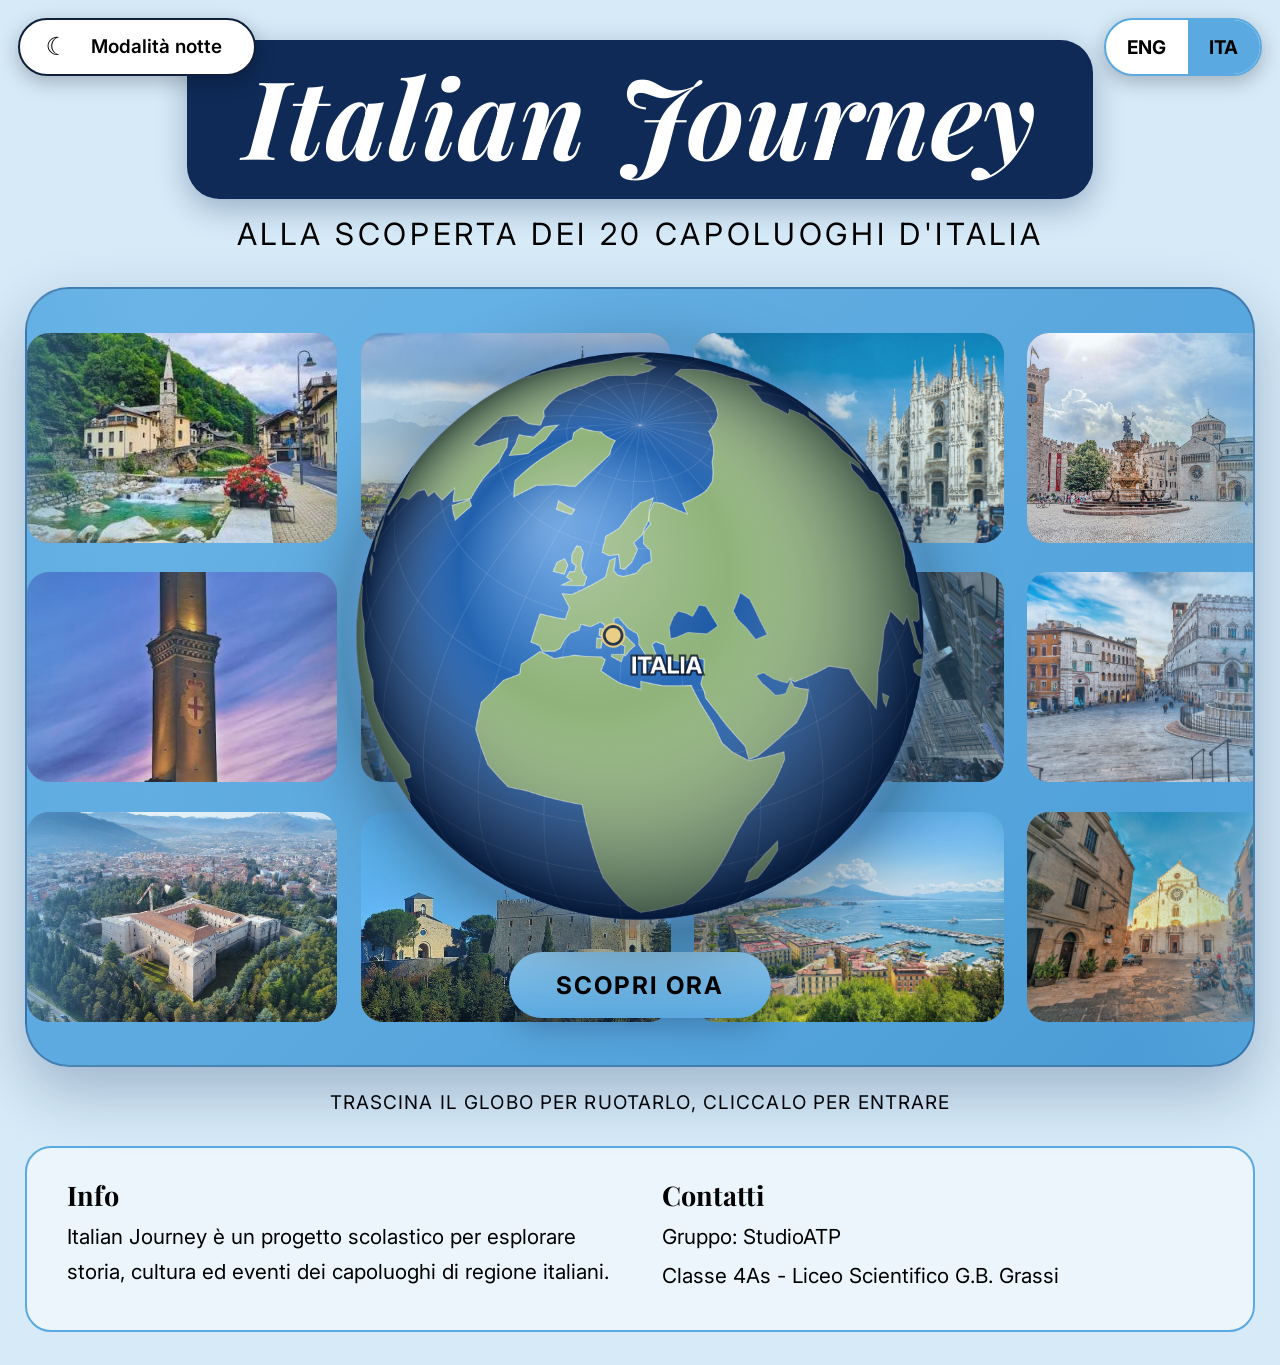
<file: index.html>
<!DOCTYPE html>
<html lang="it">
<head>
  <meta charset="UTF-8">
  <meta name="viewport" content="width=device-width, initial-scale=1">
  <title>Italian Journey</title>
  <link rel="preconnect" href="https://fonts.googleapis.com">
  <link href="https://fonts.googleapis.com/css2?family=Inter:wght@400;500;600;700&family=Playfair+Display:ital,wght@0,600;0,700;1,700&display=swap" rel="stylesheet">
  <link rel="stylesheet" href="css/style.css">
  <script src="js/tema.js"></script>
</head>
<body class="home">
  <div class="home-wrap">

    <!-- Titolo, sottotitolo e cambio lingua -->
    <header class="home-head">
      <div class="lang" role="group" aria-label="Lingua / Language">
        <button type="button" data-lang="en" aria-pressed="false">ENG</button>
        <button type="button" data-lang="it" aria-pressed="true">ITA</button>
      </div>
      <h1>Italian Journey</h1>
      <p data-i18n="sottotitolo">Alla scoperta dei 20 capoluoghi d'Italia</p>
    </header>

    <!-- Immagini che scorrono + globo al centro -->
    <main class="stage">
      <div class="rows" id="righe" role="list" aria-label="Foto dei capoluoghi italiani" data-i18n-aria="righeAria"></div>
      <div class="globe-box">
        <canvas id="globo" width="880" height="880" aria-label="Globo terrestre centrato sull'Europa: clicca per aprire la mappa dell'Italia" data-i18n-aria="globoAria" role="img"></canvas>
        <a class="scopri" href="mappa.html" data-i18n="scopri">Scopri ora</a>
      </div>
    </main>

    <!-- Istruzioni sotto al riquadro, fuori dalle immagini che scorrono -->
    <p class="hint" data-i18n="hint">Trascina il globo per ruotarlo, cliccalo per entrare</p>

    <!-- Info e contatti -->
    <footer class="info">
      <section>
        <h2 data-i18n="infoTitolo">Info</h2>
        <p data-i18n="infoTesto">Italian Journey è un progetto scolastico per esplorare storia, cultura ed eventi dei capoluoghi di regione italiani.</p>
      </section>
      <section>
        <h2 data-i18n="contattiTitolo">Contatti</h2>
        <p data-i18n="gruppo">Gruppo: StudioATP</p>
        <p data-i18n="classe">Classe 4As - Liceo Scientifico G.B. Grassi</p>
      </section>
    </footer>

  </div>
  <script src="js/home.js"></script>
</body>
</html>
</file>
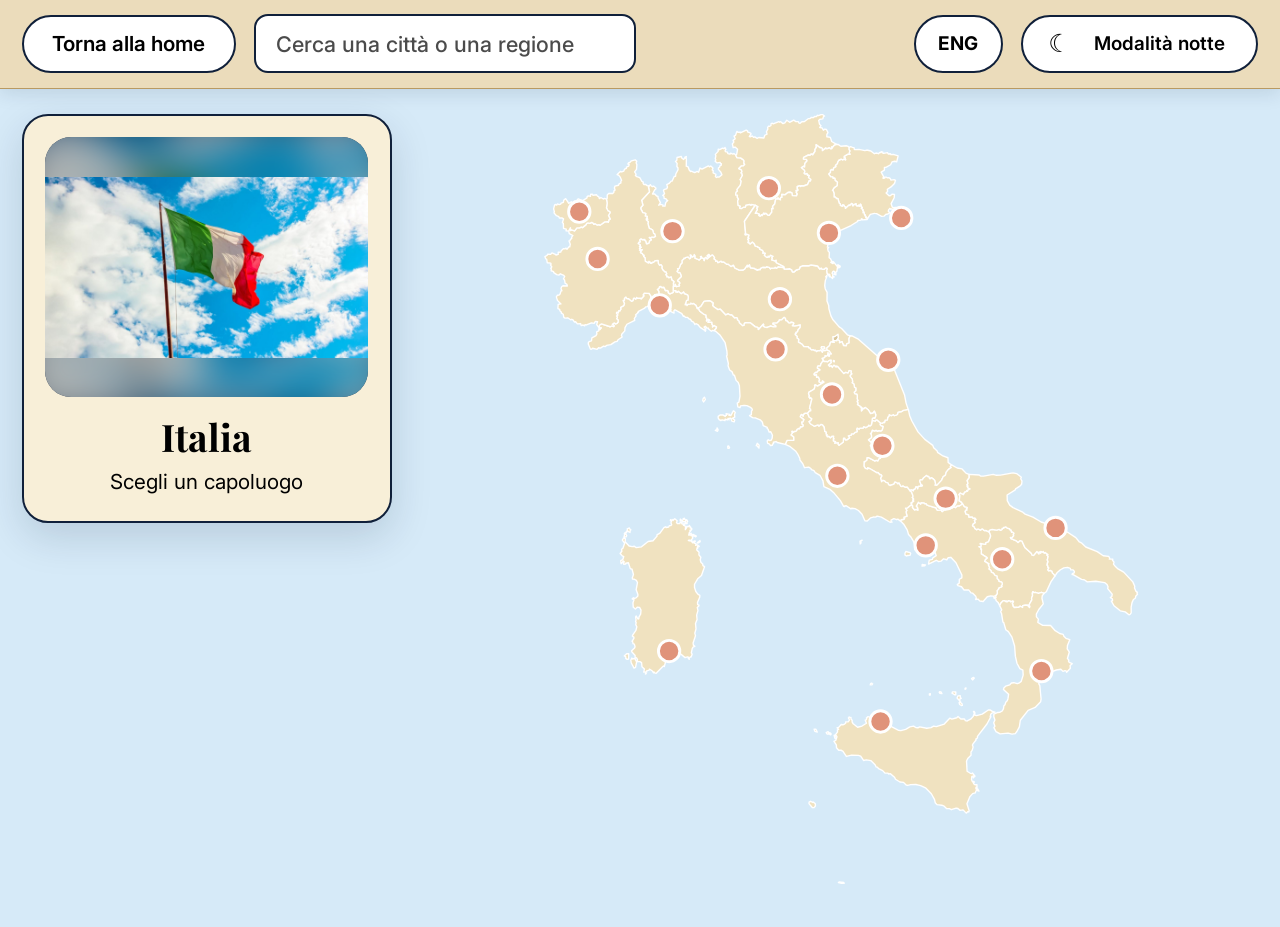
<file: citta.html>
<!DOCTYPE html>
<html lang="it">
<head>
  <meta charset="UTF-8">
  <meta name="viewport" content="width=device-width, initial-scale=1">
  <title>Città - Italian Journey</title>
  <link rel="preconnect" href="https://fonts.googleapis.com">
  <link href="https://fonts.googleapis.com/css2?family=Inter:wght@400;500;600;700&family=Playfair+Display:ital,wght@0,600;0,700;1,700&display=swap" rel="stylesheet">
  <link rel="stylesheet" href="css/style.css">
  <script src="js/tema.js"></script>
</head>
<body class="citta">
  <div class="topbar">
    <a class="btn" href="mappa.html" data-i18n-aria="tornaMappa" aria-label="Torna alla mappa"><span class="pref" data-i18n="p_back">Torna alla</span><span class="cap" data-i18n="p_mappa">mappa</span></a>
    <a class="btn" id="bSelezione" href="selezione.html" data-i18n-aria="tornaSel" aria-label="Torna alla selezione contenuti"><span class="pref" data-i18n="p_back">Torna alla</span><span class="cap" data-i18n-html="p_sel"><span class="pref2">selezione </span>contenuti</span></a>
    <a class="btn" href="index.html" data-i18n-aria="tornaHome" aria-label="Torna alla home"><span class="pref" data-i18n="p_back">Torna alla</span><span class="cap" data-i18n="p_home">home</span></a>
  </div>

  <main class="col">
    <header><h1 id="nome"></h1><p id="regione"></p></header>
    <p class="avviso" id="avviso" hidden></p>

    <section class="sez" id="storia">
      <div class="box"><h2 data-i18n="storia">Storia</h2><div id="testoStoria"></div></div>
      <div id="fotoStoria"></div>
    </section>

    <section class="sez" id="cultura">
      <div class="box"><h2 data-i18n="cultura">Cultura</h2><div id="testoCultura"></div></div>
      <div id="fotoCultura"></div>
    </section>

    <section class="sez" id="eventi">
      <div class="box"><h2 data-i18n="eventi">Eventi</h2><div id="testoEventi"></div></div>
    </section>

    <div class="quiz-cta"><a class="btn" id="bQuiz" href="#" data-i18n="faiQuiz">Fai il quiz</a></div>
  </main>

  <script src="dati_citta.js"></script>
  <script src="dati_citta_en.js"></script>
  <script src="js/i18n.js"></script>
  <script src="js/common.js"></script>
  <script src="js/citta.js"></script>
</body>
</html>
</file>
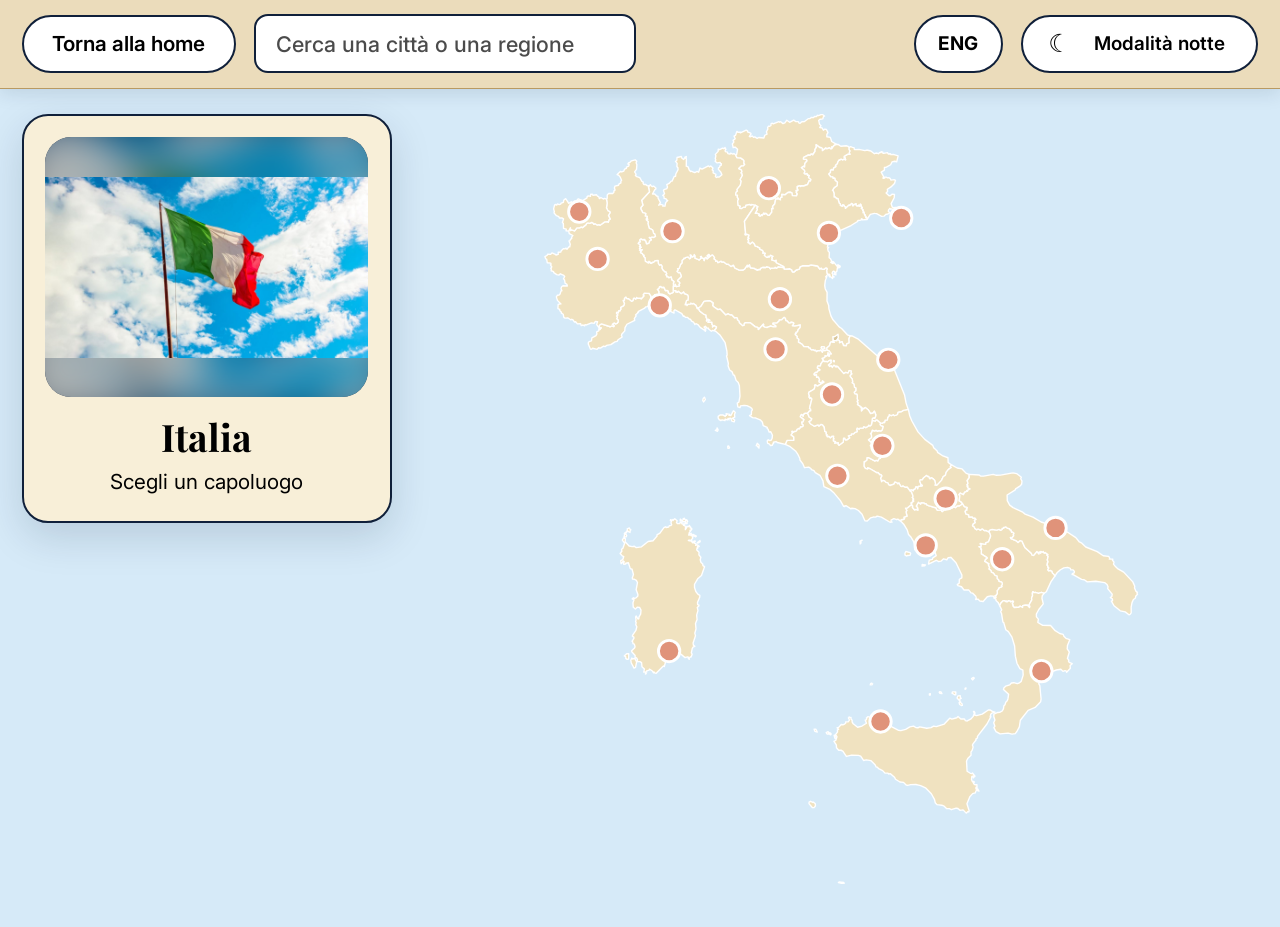
<file: mappa.html>
<!DOCTYPE html>
<html lang="it">
<head>
  <meta charset="UTF-8">
  <meta name="viewport" content="width=device-width, initial-scale=1">
  <title data-i18n-title="mappaTitolo">Mappa d'Italia - Italian Journey</title>
  <link rel="preconnect" href="https://fonts.googleapis.com">
  <link href="https://fonts.googleapis.com/css2?family=Inter:wght@400;500;600;700&family=Playfair+Display:ital,wght@0,600;0,700;1,700&display=swap" rel="stylesheet">
  <link rel="stylesheet" href="css/style.css">
  <script src="js/tema.js"></script>
</head>
<body class="mappa">
  <!-- File generato da _build/build.py: l'SVG delle regioni è inserito qui sotto -->
  <div class="mappa-top">
    <a class="btn" href="index.html" data-i18n-aria="tornaHome" aria-label="Torna alla home"><span data-i18n-html="p_homeH"><span class="pref">Torna alla </span><span class="cap">home</span></span></a>
    <div class="search">
      <input id="cerca" type="search" placeholder="Cerca una città o una regione" data-i18n-ph="cerca" autocomplete="off" aria-label="Barra di ricerca" data-i18n-aria="cercaAria">
      <div id="esiti" class="esito" hidden></div>
    </div>
  </div>

  <main class="mappa-main">
    <!-- Foto + nome della città (compare al passaggio del mouse) -->
    <aside class="anteprima" aria-live="polite">
      <div id="anteprimaFoto" class="ph"><div>Foto della città<small>(passa il mouse sulla mappa)</small></div></div>
      <h2 id="anteprimaNome" data-i18n="anteprimaNome">Italia</h2>
      <p id="anteprimaRegione" data-i18n="anteprimaReg">Scegli un capoluogo</p>
    </aside>

    <svg class="mappa-svg" viewBox="0 0 610.30981 792.58575" role="group" aria-label="Mappa dell'Italia" data-i18n-aria="mappaAria">
      <g id="regioni">
<path class="altro" id="VA" d="m 299.30021,372.14051 -0.11,-0.11 -0.1,0.03 -0.17,0.04 -0.16,0.26 -0.03,0.06 0.06,0.08 0.06,-0.02 0.26,0.06 0.2,-0.08 0.02,-0.06 -0.04,-0.08 z"><title>Vatican City</title></path>
<path class="altro" id="SM" d="m 296.86021,232.83051 0,0 3.83,0.43 0.39,-1.34 0,0 1.14,-1.56 -0.32,-3.75 -3.7,2.48 -1.66,0.03 0.28,3.61 z"><title>San Marino</title></path>
<path class="regione" id="IT-65" d="m 374.27021,304.03051 1.36,6.34 2.24,5.51 6.27,11.18 7.01,7.71 8.24,6.15 0.87,2.33 3.67,3.53 0.33,1.35 5.56,3.7 5.16,1.83 0.21,4.85 3.43,2.43 0,0 -1.17,1.85 0.91,0.84 -2.84,1.96 -2.3,2.84 -0.82,3.1 -2.36,1.66 -1.72,3.73 -4.76,5.13 -2.04,-0.37 0.79,-0.64 -1.07,-4.29 -1.1,-1.07 -2.44,-1.62 -1.05,1.32 -0.57,-0.22 -0.98,-2.19 -1.24,0.13 -0.94,-1.26 -2.91,2.38 -1.43,2.22 -2.22,0.15 -0.42,0.9 1.25,3.55 1.52,0.89 -0.42,1.03 -0.85,-0.13 -0.25,-1.01 -0.67,1.24 -1.99,0.05 -0.63,2.64 -0.79,-2.07 -1.16,0.09 -0.87,2.4 -1.33,0.05 -0.28,1.46 -1.87,-0.98 -2.1,0.52 0,0 -2.49,-3.27 -1.96,0.19 -2.4,-1.41 -1.03,0.65 -1.33,-0.4 -1.75,-3.31 -1.32,0.73 -1.07,-1.18 -1.78,-0.49 -1.06,2.09 -4.05,1.35 -1.48,-0.93 -0.73,-1.81 -1.84,-0.43 -1.48,-1.43 -1.73,-0.7 -1.4,1.36 -1,-3.63 1.28,-2.29 -1,-1.41 -1.01,0.18 -1.98,-2.28 -0.9,0.37 -7.65,-4.49 -2.03,-0.72 -0.02,1.24 -2.38,-0.64 -1.41,-2.25 0.15,-4.92 0.78,0.36 2.08,-1.78 0.05,-2.39 1.73,-0.13 6.56,3.53 1.24,-0.77 1.69,0.62 1.07,-2.23 1.5,-0.29 -0.53,-0.71 1.83,-0.33 -1.93,-1.22 -0.3,-1.63 -2.43,-0.84 -2.58,-2.54 -0.65,-3.28 -3.74,-2.48 2.08,-2.33 -3.99,-3.74 3.18,-2.42 -0.1,-2.38 -1,-1.86 1.03,-0.58 0.76,-2.76 2.75,1.04 0.61,-0.73 1.35,0 0.58,0.98 1.5,-0.77 2.26,0.31 1.35,-1.17 0.76,-3.43 -1.99,-0.63 -1.15,-1.37 0.54,-1.68 0,0 0,0 0,0 0,0 0,0 1.66,0.48 1.88,-1.33 0.57,0.46 0.6,-2.37 2.37,-0.39 0.3,-2.49 1.34,-1.49 0.24,-1.44 2.08,1.13 2.37,-1.11 0.67,0.94 1.35,-0.17 2.01,-0.94 0.46,-2.21 0.68,-0.38 2.78,-0.18 2.11,-1.41 4.99,-1.07 0,0 z"><title>Abruzzo</title></path>
<path class="regione" id="IT-77" d="m 457.43021,430.14051 -0.33,-1.23 1.34,-1.23 1.95,-0.38 4.65,0.78 2.51,-0.9 1.45,1.05 1.69,-0.91 -0.16,-0.95 1.67,-0.43 -0.18,-0.76 0.82,0.29 1.42,-0.85 2.3,1.65 1.74,0.3 0.24,1.03 1.26,0.3 0.61,2.35 0.62,-0.42 1.84,1.5 -0.64,1.04 0.3,1.55 -1.79,2.05 -1.51,-0.27 0.61,1.13 5.59,2.38 1.59,1.51 2.14,-1.96 2,0.65 2.94,6.46 6.56,6.05 0.78,1.74 1.53,0.42 3.48,-4.04 2.04,2.47 -0.06,-1.89 0.97,-0.26 0.85,1.33 0.11,-1.74 1.69,0.73 1.01,-0.64 0.17,0.99 1.17,0.7 0.54,-0.74 2.92,2.22 -1.03,0.51 1.22,1.41 -0.9,3.62 0.92,2.05 -0.63,0.46 -0.43,2.89 0.96,1.01 -0.44,0.81 1.16,0.88 -0.96,2.08 0.86,0.94 1.7,-0.43 1.77,1.07 0.37,1.62 1.74,1.47 0.78,1.86 0,0 -3.94,5.64 -4.81,10.36 -2.29,1.67 0,0 -2.72,-0.95 -3.12,0.97 -3.08,-1.02 -1.91,0.37 -0.66,-1.11 -0.63,1.47 0.22,2.84 -1.03,2.22 0.26,2 -3.05,5.44 1.11,1.14 -0.44,1.32 -2.14,-2.39 -2,-0.18 -2.93,0.66 -0.02,1.75 -2.78,-1.27 -1.04,1.08 -4.8,0.26 -1.55,-1.74 0.37,-0.62 -0.85,-1.6 1.24,-2.23 -1.16,-0.32 -1.49,0.85 -0.69,-0.96 -1.85,-0.3 -1.43,1.23 -0.62,-0.87 -0.93,0.49 -0.9,-0.94 -1.68,0.18 -2.35,2.53 -0.95,2.6 0,0 -1.79,-3.55 -2.1,-1.92 -0.14,-1.48 -1.68,-0.98 0,0 1.69,-1.01 -1.27,-1.38 1.21,-0.34 1.56,-2.12 -0.32,-2.91 1.62,-1.65 -0.14,-1 3.47,-1.48 -0.52,-1.23 0.93,-0.83 -0.04,-1.42 -0.61,-1.15 -2.93,-0.85 -0.14,-1.32 -1.64,-1.51 -0.05,-2.56 -2.1,-0.76 -1.6,-2.14 -2.06,-1.03 -0.48,-1.73 -2.17,-1.71 0.72,-1.08 -1.35,-3.21 0.7,-0.82 -4.35,-2.63 0.73,-2.02 1.65,-1.01 0.06,-0.81 -5.93,-3.85 0.17,-4.85 -0.82,-0.07 0.22,-1.18 -2.06,-1.27 2.1,-0.15 0.12,-2.14 -1.02,-0.52 0.43,-0.66 4.79,1.08 0.64,-0.35 -0.23,-1.16 2.96,-1.29 2.26,-5.87 z"><title>Basilicata</title></path>
<path class="regione" id="IT-78" d="m 468.31021,506.03051 0.95,-2.6 2.35,-2.52 1.68,-0.18 0.9,0.93 0.93,-0.49 0.62,0.87 1.43,-1.23 1.86,0.3 0.69,0.96 1.49,-0.85 1.16,0.31 -1.24,2.23 0.85,1.6 -0.37,0.62 1.55,1.74 4.8,-0.26 1.04,-1.08 2.78,1.26 0.02,-1.75 2.93,-0.65 2,0.18 2.14,2.38 0.44,-1.32 -1.1,-1.14 3.05,-5.44 -0.27,-2.01 1.03,-2.21 -0.21,-2.84 0.63,-1.46 0.66,1.1 1.91,-0.37 3.09,1.02 3.12,-0.97 2.72,0.95 0,0 -1.91,2.44 -0.34,2.63 1.36,5.79 -4.6,5.83 -2.5,4.63 0.04,2.92 2.01,2.32 -0.55,3.46 5.08,3.01 8.04,0.12 4.72,5.33 4.69,2.87 3.47,0.89 0.78,2.06 2.14,2.06 3.92,1.35 -2.36,5.88 -0.25,3.69 2.17,3.18 -1.96,6.55 1.44,1.88 -0.31,0.95 0.72,1.14 3.06,1.45 -2.16,1.96 0.25,2.8 -3.82,4 -0.27,-1.1 -1.41,-0.51 -2.11,0.76 -2.14,-2.17 -4.69,0.74 -5.72,2.13 -8.75,5.42 -3.65,6.55 1.15,2.04 1.31,13.66 -0.46,2.82 -5.65,5.88 -7.24,3.06 -8,10.12 -1.01,6.78 -2.54,4.83 -1.69,2.1 -3.34,0.54 -4.03,-0.94 -8.19,0.77 -4.24,-2.41 -2.17,-4.07 1.07,-1.52 -1.27,-3.39 1.26,-2.9 -1.12,-3.36 0.05,-2.72 4.1,-1.68 1.89,-0.06 2.58,-1.46 1.25,-2.17 0.46,-3.18 1.15,-1.04 0.8,-2.74 1.47,-1.34 0.73,-1.94 0.75,-4.87 -5.32,-4.76 0.48,-1.82 1.81,-1.72 4.22,-1.4 1.74,-1.83 2.46,-0.3 3.42,1.02 1.73,-0.5 2.42,-1.9 1.98,-6.48 -0.29,-5.12 -3.09,-1.5 -3.02,-5.58 -1.62,-7.27 -0.78,-10.46 -2.75,-9.07 -3.65,-5.7 -2.64,-1.89 -2.12,-7.35 -0.91,-0.75 -1.4,-8.79 -0.96,-1.69 1.15,-1.94 -1.95,-4.1 z"><title>Calabria</title></path>
<path class="regione" id="IT-72" d="m 389.94021,463.57051 2.01,0.24 -0.69,0.92 -2.93,0.41 0.13,-1.63 1.48,0.06 z m -18.31,-13.47 4.41,1.2 0.53,0.77 -0.69,2.07 -2.82,0.03 -0.31,0.6 -1.98,-1.04 -0.04,-1.87 0.9,-1.76 z m 5.6,-47.67 1.52,0.77 -0.28,1.52 2.06,2.45 2.15,-0.48 1.3,0.86 -0.27,-2.42 -1.37,-1.67 2.2,-4.03 2.29,1.91 0.39,-1.38 3.45,0.06 0.21,0.85 1.77,0.01 0.27,1.02 2.03,1.09 8.01,2.34 0.38,1.59 1.19,0.91 3.34,-0.52 1.22,1.76 2.19,-1.95 1.05,-0.06 -0.04,-0.94 1.97,-0.24 0.94,0.74 1.88,-0.58 1.72,-2.89 4.01,1.7 1.57,-1.59 2.65,-0.22 2.98,-2.1 0,0 1.81,2.84 2.86,0.8 0.19,0.8 -0.82,0.78 0.54,1.2 -1.06,0.18 -0.84,1.17 0.62,2.62 2.97,1.06 0.21,2.17 3.42,-0.14 1.04,1.48 1.62,-0.32 1.26,1.43 -1.61,1.02 0.85,2.38 -2.02,1.2 -0.81,1.99 1.57,0.77 0.73,1.89 2.01,1.44 1.1,-0.9 2.83,1.19 1.7,-1.29 2.1,1.8 1.57,-0.14 3.6,1.8 0,0 1.37,3.97 -2.26,5.87 -2.96,1.29 0.23,1.16 -0.64,0.35 -4.79,-1.09 -0.44,0.67 1.02,0.51 -0.12,2.15 -2.1,0.15 2.06,1.27 -0.22,1.17 0.83,0.07 -0.17,4.85 5.93,3.85 -0.06,0.81 -1.66,1 -0.73,2.02 4.35,2.63 -0.69,0.82 1.35,3.21 -0.72,1.08 2.16,1.71 0.49,1.73 2.06,1.03 1.6,2.14 2.1,0.76 0.05,2.56 1.65,1.51 0.14,1.32 2.93,0.85 0.61,1.15 0.04,1.43 -0.93,0.83 0.52,1.23 -3.47,1.47 0.14,1 -1.61,1.65 0.32,2.91 -1.56,2.12 -1.2,0.34 1.27,1.37 -1.7,1.01 0,0 -0.86,-1.96 -2.78,-0.38 -3.58,0.94 -4.24,4.87 -3.39,-0.57 -2.03,-1.98 -2.21,0.55 -0.19,-0.63 0.86,-0.65 -0.69,-2.23 -3.31,-3.18 -1.48,-0.22 -2.51,-3.03 -4.68,0.06 -2.65,-3.3 -3.68,-1.14 -0.62,-1.06 1.98,-1.5 0.1,-4.01 2.61,-1.5 0.01,-2.94 -6.05,-12.56 -5.33,-5.6 -2.73,0.42 -1.36,2.13 -3.34,-0.97 -2.71,2.4 -2.35,0.41 -2.43,-1.33 -8.06,3.87 0.78,-4.1 3.16,-0.63 0.43,-1.47 3.58,-2.46 -1.08,-3.17 -3.1,-0.98 -3.54,-3.89 -2.76,-1.84 -2.65,1.11 -1.84,2.38 -1.47,-0.22 0.78,-0.38 -0.71,-1.02 -3.35,-0.96 -1.1,0.78 0.85,2.69 -2.25,-0.76 -0.01,-4.52 -1.12,-3.93 -2.65,-4.23 -0.06,-0.15 -2.41,-2.6 -1.4,-4.83 -3.56,-5.82 -3.19,-3.21 0,0 0.55,-1.32 3,-0.58 0.5,-0.77 -0.65,-0.24 0.1,-1.03 3.11,-1.11 -1.03,-4.47 0.82,-1.5 -1.32,-2.22 2.15,-0.37 3.05,-2.77 0.68,0.02 z"><title>Campania</title></path>
<path class="regione" id="IT-45" d="m 314.31021,228.18051 -1.17,3.09 0.23,4.13 -2.52,0.99 -0.54,2.1 -2.92,-0.36 0.19,-1.04 -0.8,-0.31 -0.69,-2.51 -2.72,1.13 0,-2.14 -2.27,-1.32 0,0 1.13,-1.56 -0.32,-3.75 -3.7,2.48 -1.66,0.04 0.28,3.6 0,0 0,0 0,0 1.21,2.22 -1.62,-0.01 -0.34,-0.82 -1.99,0.79 -1.01,3.47 -2.6,2.09 -0.2,2.17 0,0 -0.04,-0.03 0,0 -1.64,0.89 -2.03,-0.37 -0.83,1.97 -1.55,-2.31 -1.44,0.8 -1.41,-0.16 0,0 -1.72,0.9 -1.11,-1.27 0,0 -0.92,0.25 -1.46,-0.9 -1.06,0.42 0,0 -1.63,-1.05 -0.21,-0.97 0,0 -1.35,-0.18 -0.52,-1.29 -4.66,-0.21 -2,-2.41 -3.58,-2 0.27,-3.06 -1.82,-1.22 0.33,-1.63 -2.17,-2.08 0.25,-1.15 0.67,0.09 -0.2,-1.09 1.68,-0.64 0.43,-1.99 2.03,-2.19 0.34,-2.69 -5.47,1.1 -2.65,-0.36 1.45,-2.1 -0.19,-1.04 -2.6,-0.53 -1.03,1 -1.2,-0.26 -1.73,-1.97 -1.39,-0.38 -0.34,-2.14 -1.33,-1.2 -2.46,2.39 -2.49,0.26 -0.2,1.07 -2.28,2.07 -3.99,0.14 -0.11,0.94 2.93,1.7 0.25,1.08 -2.54,0.16 -3.09,-0.89 -3.34,1.45 -2.76,-0.32 -1.55,-1.15 0.62,-1.04 -0.4,-0.91 -4.86,5.46 -0.66,-0.3 0.32,-0.95 -0.68,-0.91 -2.28,-0.5 -4.97,-4.03 -5.57,-0.13 -1,1.23 0.07,1.35 -1.67,0.42 -3.42,-3.05 -0.24,-1.55 -1.74,-1.6 0.05,-1.38 -1.22,-0.67 -1.67,0.29 -2.95,-3.04 -1.6,-0.03 -2.19,-1.23 -2.38,1.19 -5.63,-5.95 -2.44,0.51 -4.28,-2.94 -1.13,-1.26 0.54,-2.62 -1.05,-0.21 -0.5,-1.24 -2.43,-0.87 -5.35,0.59 -3.41,5.37 -3.6,2.09 0,0 -1.42,-3.32 -2.7,-1.99 -1.05,0.65 -1.41,-0.87 -0.35,0.96 -2.78,0.27 -0.94,1.13 -0.26,-1.17 -1.65,0.39 1.54,-4.51 1.32,-0.21 0.48,-3.42 -0.86,-2.09 -3.23,-1.11 -0.79,-1.73 -2.44,1.79 -3.15,-2.55 -0.44,1.05 -2.1,-0.35 0.34,-0.84 -0.59,-0.63 -2.26,0.44 0,0 -0.03,-5.08 0.49,0.19 0,0 1.75,-0.11 -0.32,-2.02 1.31,2.51 3.23,-0.85 -0.71,-1.39 0.89,-1.04 -0.15,-1.22 -1.74,-0.93 -0.3,-1.1 3.85,-3.88 -1.07,-3.25 -0.97,-0.82 -0.73,0.4 -1.75,-1.61 1.25,-1.64 -0.6,-1.02 1.66,-0.42 1.37,-4.05 1.64,-1.75 -0.12,-2.18 2.05,-1.84 -0.11,-0.67 1.23,0.18 0.32,-0.81 2.84,-0.72 1.57,1.86 1.13,-1.03 -0.63,-2.73 0.73,-0.12 1.6,2.14 1.28,-0.54 0.65,-1.91 0.92,1.25 -0.15,2.5 4.18,1.79 1.62,-1.42 0.5,-1.01 -0.75,-1.09 0.87,-0.27 0.83,1.54 1.85,0.95 0.37,1.86 0.93,-3.21 1,0.03 1.01,1.48 0.88,-0.39 0.2,-1.16 -1.13,-1.59 1.8,-1.46 0.73,0.61 -0.38,2.19 2.88,-2.21 0.89,0.09 1.88,2.45 -0.44,1.49 1.52,1.23 0.07,1.22 1.49,-0.35 0.8,1.74 3.33,-1.56 0.53,0.93 2.22,-0.06 3,2.37 1.6,0.04 2.83,2.27 2.45,-1.34 1.47,2.92 4.57,2.23 3.94,-0.17 1.45,-0.84 2.86,-4.12 0.45,1.62 1.8,-2.07 0.97,3.12 4.41,0.72 0.75,0.79 0.88,-0.16 0.08,0.75 1.34,-0.17 -0.2,0.58 1.46,-0.9 1.35,0.22 0.23,-1.15 2.32,-1.19 3.12,0.26 0.93,-0.79 2.65,0.64 1.22,1.55 0.55,-0.65 3.89,-0.31 0.36,-0.66 1.48,1.05 1.67,-1.59 6.23,0.92 0,0 0.16,1.49 5.7,-0.37 2.1,1.41 0.43,1.62 0.71,0.25 1.24,-0.12 2.02,-1.9 3.19,-0.89 0.74,-2.22 2.92,-1.36 6.27,0.08 2.21,-0.78 6.7,1.07 2.29,3.08 1.48,-0.97 0.81,1.05 2.15,0.17 1.46,-1.29 1.08,-0.01 0.83,1.08 -0.63,1.24 0.33,2.89 0.64,0.95 1.99,0.51 0.6,2.18 0,0 -0.65,0.17 -1.19,-1.84 -1.19,-0.36 -1.73,2.28 1.26,-0.5 -1.66,4.37 -0.59,4.98 0.48,3.31 1.96,3.83 -0.11,8.84 1.77,4.76 0.21,3.39 2.05,7.15 1.76,3.53 6.71,7.82 2.52,1.69 5.97,6.43 2.79,1.02 z m -29.42,11.31 -0.27,1.13 1.37,1.59 2.18,-1.12 -0.3,-1.1 0,0 -0.21,-0.47 -2.77,-0.03 z"><title>Emilia-Romagna</title></path>
<path class="regione" id="IT-36" d="m 316.64021,34.280505 1.93,0.64 0,1.43 0.7,0.37 4.11,-0.3 6.15,1.19 1.94,-0.54 4.17,1.02 3.66,2.76 1.7,-0.71 2.55,0.71 1.18,-1.28 1.33,0.15 0.11,-0.91 1.84,0.52 -0.1,0.8 0.96,0.31 3.9,-0.7 0.77,1.44 2.21,-0.33 0.6,1.02 2.4,-0.29 4.98,1.57 -1.5,6.1 -1.9,-0.65 -2.92,0.74 -1.37,2.85 -4.88,2.76 -1.57,0.07 0.02,2.67 -3.36,2.08 2.47,4.57 -0.58,1.71 1.83,-0.18 -0.07,-0.92 1.81,0.06 0.99,0.71 1.43,-0.24 1.59,1.05 0.64,1.48 3.2,-0.5 1.42,0.81 -1.03,3.22 -3.57,3.45 -3.77,2.39 0.3,2.27 -1.57,1.61 3.05,2.85 1.64,-0.23 1.33,-1.49 2.58,0.34 -0.28,3.48 -3.14,6.06 1.04,3.26 1.33,0.89 2.38,-0.38 3.98,3.37 2.52,0.670005 3.6,6.29 2.79,2.03 -4.12,3.68 -2.16,0.14 -2.47,-1.3 -1.5,0.37 -0.09,-0.93 0.78,-0.42 2.71,0.85 1.21,-0.96 -1.43,0.05 -0.46,-1.56 -1.01,0.22 -0.59,-0.66 1.23,-0.94 -0.72,-2.06 -6.15,-6.590005 -2.5,-0.73 -1.13,0.37 -0.56,-0.8 -1.37,1.48 -0.19,1.660005 1.76,1.42 -3.36,1.62 -0.8,-0.27 -2.12,2.06 -2.42,0.23 -5.13,-2.76 -1.84,-0.3 -0.31,0 -0.09,-0.07 -4.23,1.12 -2.88,4.42 0,0 -1.07,-0.6 0.12,-0.61 -0.98,0.12 0.17,-1.32 -1.01,-0.8 0.37,-0.8 -0.79,-0.2 -0.57,-2.67 -0.97,0.71 0.35,-1.17 -0.65,-1.300005 0.49,-0.26 -2.03,-1.93 1.09,-0.64 -0.82,-0.34 0.18,-0.82 -0.39,-0.37 0.04,-0.31 -0.58,-1.58 -0.59,0.24 0.45,1.42 -1.55,0.5 -0.49,-1.09 -1.52,0.94 -1.25,-1.14 0.4,-1.1 -0.64,-0.07 -2.17,1.09 -0.55,1.04 -0.63,-0.73 0.43,-1 -1.13,-0.84 -1.98,2.1 -0.67,-0.67 -3.88,3.59 -0.05,-1.62 -1.12,-0.52 -0.12,-0.89 -1.24,-0.66 -0.68,1.61 -2,-1.05 0.22,-1.2 -1.39,-1.26 -1.26,-4.53 -1.48,-0.01 -1.04,-1.51 -1.43,-0.04 -0.02,-3.47 -0.71,-2.6 -0.92,-0.8 1.77,-2.81 2.9,-1.96 0.45,-3.58 -2.42,-1.95 -0.3,-2.13 -1.83,0.1 -0.26,-1.58 -2.08,0.02 -2.12,-2.85 1.8,-1.88 -0.04,-1.99 1.04,-0.84 1.91,0.27 0.33,-2.02 1.83,-0.93 -0.18,-0.6 0.6,0.27 -0.32,-1.38 2,-1.76 0.28,-1.75 1.48,-2.04 0.41,0.43 1.57,-1.25 1.85,0.79 1.04,-0.79 1.82,0.78 -0.39,-1.74 -1.23,-0.8 0.12,-0.94 3.46,-2.18 2.55,-0.06 -0.88,-1.16 0.7,-2.27 -0.97,-1.66 0.19,-1.8 0,0 1.65,-0.91 1.75,0.65 z"><title>Friuli-Venezia Giulia</title></path>
<path class="regione" id="IT-62" d="m 325.37021,439.63051 -0.25,1.32 0.57,0.19 -1,1.15 -0.18,-2.82 2.24,-1.01 -1.38,1.17 z m 51.61,-39.34 1.01,0.85 -0.76,1.3 -0.75,-0.03 -3.04,2.77 -2.15,0.37 1.32,2.22 -0.81,1.5 1.03,4.47 -3.11,1.12 -0.1,1.03 0.65,0.24 -0.5,0.77 -3,0.58 -0.55,1.32 -2.81,-2.02 -1.22,0.6 -2.81,-1.15 -2.95,1.66 0.11,1.46 0.9,0.6 -2.04,0.07 -8.94,-5.21 -4.34,-1.04 -1.64,1 -2.32,-0.12 -2.92,0.93 -3.31,3.15 -2.41,-0.19 -2.93,-6.73 -3.66,-3.89 -3.6,-1.99 -3.37,-0.34 -0.81,0.63 -4.82,-3.23 -1.7,0.28 -0.14,0.71 -0.87,-0.37 -3.32,-5.86 -7.08,-8.45 -3.68,-3.12 -6.21,-2.83 -0.93,-5.9 -3.13,-5.75 -4.83,-2.83 -1.3,-1.94 -2.56,-0.98 -0.57,-1.21 -2.34,-1.48 -4.27,0.63 -1.67,-3.89 -3.04,-4.01 -0.18,-1.88 -2.12,-4.27 -2.25,-3.16 -5.44,-4.43 -5.13,-2.45 1.86,-4.15 6.8,-0.08 -0.09,-3.43 -2.79,-1.91 1.37,-1.94 -0.45,-1.76 0.62,-0.33 1.14,1.05 0.67,-0.89 0.81,0.23 1.74,-0.88 0.21,-1.08 1.5,-1.11 1.29,0.25 0.91,-2.14 1.37,0.19 1.4,-0.92 -0.08,-1.08 -1.05,-0.48 -0.41,-2.62 1.23,0.01 1.04,-2.36 -3.78,-2.96 1.16,-2.44 1.21,0.47 0.7,1.32 0.51,-2.01 1.63,-1.07 2.48,0.14 1.62,3.89 2.78,1.8 -1.01,1.98 -1.85,1.04 1.29,2.11 4.14,2.56 3.68,-1.31 1.01,1.07 0.12,-0.75 0.67,0.22 1.38,-1.19 1.63,0.68 1.67,2.06 0.55,4.47 1.67,0.78 -0.21,1.96 1.04,0.85 -0.75,0.67 1.52,0.8 -0.69,0.46 1.87,-0.21 1.23,1.26 2,-1.62 1.47,0.16 -0.25,1.86 0.74,0.68 -0.68,0.23 -0.01,2.06 2.29,0.8 -0.97,1.42 3.64,-0.52 -0.05,1.68 0.87,1 4.33,-3.36 0.22,-3.88 1.19,-0.08 0.89,1.86 1.21,-0.05 2.99,-1.97 -1.37,-2.04 3.06,-0.88 0.17,-1.33 2.05,0.1 1.85,-1.63 2.09,-0.67 -0.62,-2.55 0.58,-1.17 2.02,0.99 0.8,-0.97 3.25,0.04 0.71,-1.53 2.06,1.08 2.8,-1.72 0.05,-0.78 1.62,0.64 1.33,-1.28 0.75,-4.45 3.28,0.79 0.54,-1.17 1.09,-0.1 3.68,3.16 -0.54,1.69 1.15,1.36 1.99,0.63 -0.76,3.44 -1.35,1.17 -2.26,-0.32 -1.5,0.77 -0.58,-0.97 -1.35,-0.01 -0.61,0.73 -2.75,-1.03 -0.76,2.76 -1.03,0.57 1,1.86 0.1,2.38 -3.18,2.42 3.99,3.74 -2.09,2.34 3.74,2.47 0.65,3.29 2.58,2.54 2.42,0.83 0.3,1.63 1.94,1.22 -1.83,0.33 0.52,0.7 -1.49,0.29 -1.07,2.23 -1.69,-0.62 -1.24,0.77 -6.56,-3.53 -1.73,0.13 -0.05,2.4 -2.08,1.78 -0.77,-0.36 -0.15,4.92 1.4,2.25 2.39,0.64 0.02,-1.24 2.03,0.72 7.65,4.49 0.89,-0.37 1.98,2.28 1.02,-0.19 1,1.41 -1.28,2.29 1,3.63 1.4,-1.36 1.73,0.7 1.48,1.43 1.84,0.43 0.74,1.81 1.48,0.93 4.05,-1.36 1.07,-2.09 1.77,0.49 1.07,1.18 1.33,-0.73 1.75,3.31 1.33,0.4 1.02,-0.66 2.4,1.42 1.96,-0.19 2.5,3.27 1.99,1.72 1.4,3.59 0.1,1.37 -0.68,0.64 1.37,1.51 -0.22,0.95 -0.85,0.18 1.22,1.06 -2.93,2.01 z m -77.65,-27.89 -0.04,-0.08 0.01,-0.18 -0.11,-0.11 -0.09,0.03 -0.17,0.04 -0.16,0.26 -0.03,0.06 0.07,0.08 0.06,-0.02 0.26,0.06 0.2,-0.08 0,-0.06 z"><title>Lazio</title></path>
<path class="regione" id="IT-42" d="m 165.81021,222.60051 -0.4,0.99 -0.62,-0.99 1.02,0 z m -109.83,-1.17 0.79,0.27 1.55,-1.67 -1.31,0.02 -0.91,-1.44 0.47,-1.54 1.94,-1.07 9,2.88 1.64,-0.87 1.96,0.69 0.44,-0.73 -0.56,-0.87 -1.31,-0.61 1.84,-1.52 1.53,1.02 1.42,-0.49 1.18,-1.54 -0.05,-1.94 -1.46,-1.28 0.73,-1.7 -0.86,-1.1 1.25,-1.23 -1.27,-1.31 0,-1 0.43,-0.54 1.46,0.65 0.3,-2.17 1.29,0.16 0.98,-1.61 -0.24,-1.99 3.19,-1.76 0.75,-1.93 -1.37,-3.28 1.38,-0.45 -0.04,-1.9 1.55,-1.24 0.98,1.53 1.85,0.19 3.08,2.61 1.31,-0.71 0.56,-2.2 0.81,-0.38 1.47,1.05 1.14,-1.71 0.35,0.86 3.2,-0.12 1,0.75 2.74,-3.03 -0.79,-0.91 1.23,-1.93 3.56,0.2 1.62,0.24 1.79,2.94 -0.3,0.9 0.86,-0.04 0.38,2.2 1.27,-0.46 -0.36,-1.48 1.74,-1.46 -0.02,-1.47 2.28,-0.29 0.88,1.18 1.44,-0.77 -0.3,-3.72 -1.44,-1.56 1.56,-1.26 0.64,-1.66 1.61,-0.24 0.72,1.02 2.28,-0.25 1.6,3.43 1.44,-0.29 1.46,0.85 -0.05,1.48 1.63,1.21 3.52,-1.46 -0.06,-1.46 0,0 2.26,-0.44 0.6,0.63 -0.34,0.84 2.1,0.35 0.44,-1.05 3.15,2.55 2.44,-1.79 0.79,1.73 3.23,1.11 0.86,2.09 -0.48,3.42 -1.32,0.21 -1.54,4.51 1.65,-0.39 0.26,1.17 0.94,-1.13 2.78,-0.27 0.35,-0.96 1.42,0.87 1.05,-0.65 2.7,1.99 1.42,3.32 0,0 1.32,-0.19 1.01,2.58 4.03,3.13 2.59,1.06 0.09,2.57 0.81,0.7 -0.43,2.73 2.08,-1.75 1.47,1.02 -0.75,0.06 -1.24,1.98 3.93,-0.13 0.2,2.36 0.94,1.39 -0.49,1.23 1.78,-1.5 2.37,1.47 -0.27,1.38 -2.22,2.55 0,0 -1.58,-0.27 -1.19,0.87 -2.95,-2.2 0.05,-0.92 -1.35,-0.01 -1.99,-2 -1.29,0.79 1.3,1.62 -0.24,0.59 0.75,-0.13 -1.05,1.4 -4.76,-3.11 -1.9,-2.46 -2.44,-1.28 -1.12,0.82 -1.35,-2.56 -2.04,-0.9 -0.91,-1.69 -2.12,-0.8 -0.93,-1.42 -2.36,-0.08 -1.4,-1.45 -0.66,0.47 -1.62,-2.79 -7.03,-3.96 -1.09,1.04 0.12,2.41 -3.64,-1.69 0.52,-1.78 -0.69,-0.96 -10.67,-2.7 -0.65,-1.06 -0.59,0.44 0.41,0.67 -4.54,-1.23 1.17,-0.21 -0.92,-0.37 -2.38,-0.11 0.27,0.52 -2.06,-0.48 -2.07,0.8 -1.53,1.47 -1.83,0.35 -1.47,1.54 -5.94,3.02 -0.77,1.01 0.7,-0.14 -3,2.75 0.76,1.01 -1.92,2.55 0.38,2.04 -8,4 -1.99,3.46 -0.27,3.34 -3.14,3.53 -0.22,1.41 0.74,1.36 -4.29,2.89 -0.91,1.67 -2.31,0.5 -4.2,2.75 -4.44,0.9 -1.44,1.21 -1.54,-0.46 -3.33,1.96 -1.81,-0.3 -1.53,1.59 -4.69,-1.07 -1.24,1.01 -1.02,-0.22 -2.15,-5.17 0.09,-1.54 0.75,-0.94 2.45,-0.75 0.38,-3.17 4.37,-2.29 0.79,-1.75 -0.25,-2.12 2.17,-0.93 0.29,-1.73 z"><title>Liguria</title></path>
<path class="regione" id="IT-25" d="m 186.10021,35.650505 0.52,0.58 -0.91,1.44 0.26,1.12 2.07,0.38 0.48,1.55 2.24,0.59 0.66,-1.01 2.23,0.88 1.1,-0.48 1.91,1.48 0,0 1.15,2.7 3.77,0.3 2.64,1.77 1.03,1.36 -0.23,2.19 0.84,1.39 -1.49,1.56 -1.97,0.11 -2.58,2.55 2.64,1.27 0.6,2.02 -0.89,1.27 0.81,0.47 0.52,2.14 -2.28,4.16 1.07,1.59 -0.94,4.43 -3.33,4.07 0.36,1.9 -1.19,0.94 -0.57,1.83 0.05,1 1.74,0.32 -0.16,2.03 1.3,1.99 -0.91,2.1 0.52,4.31 2.25,0.95 -0.71,1.37 0.42,0.87 1.32,0.13 2.14,-1.33 1.98,-0.07 0.47,-2.15 4.01,-0.81 1.27,0.98 0.39,-0.86 3.97,0.77 0,0 -11.09,16.500005 1.13,11.75 -0.4,1.98 0.84,0.18 0.7,-0.81 2.46,1.13 -0.96,2.57 0.96,0.75 -1.3,0.98 1,1.49 -0.68,1.91 1.49,0.39 0.51,0.99 2.41,-2 1.96,1.93 1.12,2.35 2.64,0.59 0.11,0.68 1.83,0.48 -0.1,1.3 2.87,1.3 0.8,1.22 -0.38,1.71 1.61,-0.32 0.87,0.55 -0.96,1.88 2.32,1.95 1.2,0.22 0.24,-1.27 1.36,0.73 0.93,-1.68 3,1.12 -1.27,1.02 0.41,1.01 -0.59,1.62 3.13,1.16 1.43,-0.85 0.01,2.46 7.98,4.28 0.23,1.03 0,0 -6.23,-0.92 -1.67,1.59 -1.48,-1.05 -0.36,0.66 -3.89,0.31 -0.55,0.65 -1.22,-1.54 -2.65,-0.64 -0.93,0.79 -3.12,-0.26 -2.32,1.19 -0.23,1.16 -1.35,-0.22 -1.46,0.9 0.2,-0.58 -1.34,0.17 -0.08,-0.75 -0.88,0.16 -0.75,-0.79 -4.41,-0.71 -0.97,-3.12 -1.8,2.07 -0.45,-1.62 -2.85,4.12 -1.45,0.84 -3.94,0.17 -4.57,-2.23 -1.47,-2.92 -2.45,1.34 -2.83,-2.27 -1.6,-0.04 -3,-2.37 -2.22,0.07 -0.53,-0.92 -3.33,1.56 -0.79,-1.73 -1.49,0.35 -0.07,-1.22 -1.52,-1.23 0.44,-1.49 -1.88,-2.45 -0.89,-0.09 -2.88,2.22 0.38,-2.19 -0.73,-0.61 -1.8,1.46 1.13,1.59 -0.19,1.16 -0.88,0.39 -1.01,-1.48 -1,-0.03 -0.93,3.21 -0.37,-1.86 -1.85,-0.95 -0.82,-1.54 -0.87,0.27 0.75,1.09 -0.5,1.01 -1.62,1.42 -4.18,-1.79 0.15,-2.5 -0.92,-1.25 -0.65,1.91 -1.28,0.54 -1.6,-2.14 -0.73,0.12 0.63,2.73 -1.13,1.03 -1.57,-1.86 -2.83,0.72 -0.32,0.81 -1.23,-0.18 0.11,0.67 -2.04,1.84 0.12,2.18 -1.63,1.75 -1.37,4.05 -1.66,0.42 0.6,1.02 -1.25,1.64 1.75,1.61 0.73,-0.4 0.97,0.82 1.07,3.25 -3.85,3.88 0.3,1.1 1.74,0.93 0.15,1.22 -0.89,1.04 0.71,1.4 -3.23,0.86 -1.31,-2.51 0.32,2.02 -1.75,0.11 0,0 -0.37,-2.85 0.63,-2 -2.27,-1.68 -0.47,-2.93 -2.72,0.75 -0.45,-0.78 -1.46,-0.12 0.12,-0.94 -1.16,-1.17 0.94,-1.01 -0.73,-1.98 -1.02,0.12 -1.68,-1.49 -1.55,-2.55 0.24,-1.73 -0.73,-1.29 -0.47,-0.44 -1.32,0.62 -1.29,-1.75 -0.29,-3.2 -2.91,0.23 -1.62,1.61 -1.64,0.18 -0.25,1.03 -1.28,-0.17 -0.17,-1 -1.12,0.16 -0.39,-1.16 -0.46,1.76 -3.32,-1.92 -0.29,-3.52 -1.42,-1.3 0.35,-1.3 -1.12,-0.31 -0.59,-1.49 -1.43,-0.43 -0.55,-0.98 1.79,-2.57 -2.17,0.96 -0.5,-0.39 1.19,-0.43 -1.25,-1.17 0.94,-0.85 -0.57,-0.41 1.26,-0.16 -1.61,-0.53 -0.02,-0.49 0.97,0.13 -0.31,-1.77 -2.01,-1.04 0.73,-1.49 1.35,-0.46 -0.6,-1.79 1.5,-1.38 1.18,1 2.78,-0.11 0,0.91 1.13,0.74 0.49,2.55 1.47,-0.11 1.1,-0.59 0.56,-2.1 1.88,-1.2 -2.17,-2.32 1.51,0.28 1.17,-0.8 1.57,0.44 2.13,-1.08 -0.93,-2.79 -0.89,0.06 -1.15,-3.9 -3.51,-1.81 -1.29,-4.92 0.44,-1.71 -1.93,-1.64 -0.32,-1.26 1.52,0.31 -0.81,-1.84 0.37,-1 -2.03,-0.4 0.55,-2.66 -3.05,-0.91 -2.02,-3.820005 0.06,-1.49 2.08,-2.35 -1.28,-4.95 8.05,-8.76 -1.01,-4.55 0.63,-1.61 0,0 1.21,-1.33 0.85,1.4 1.26,0.65 1.22,-0.52 2.36,1.93 0.03,1.11 -1.05,0.63 -2.48,4.44 2.35,0.03 1.94,2.04 1.42,0.33 0.04,1.68 2.47,4.88 -1.75,2.63 2.32,-0.87 2.1,0.78 -0.34,1 2.33,0.08 0.74,-3.66 2.04,-2.17 -0.74,-0.1 -0.82,-1.6 -2.06,-0.54 -0.26,-2.26 -1.22,-0.7 1.89,-1.73 -1.13,-3.27 0.54,-1.04 3.03,-1.09 0.6,-1.63 -0.79,-2.42 2.42,-1.19 2.14,-2.44 1.06,-0.07 2.03,-4.69 1.46,-0.15 0.17,-2.39 2.34,-4.37 -0.11,-2.05 -1.08,-1.21 0.27,-3.23 -1.66,-2.08 1.34,-1.14 0.18,-2.89 4.4,-0.99 0.62,1.79 1.88,1.31 1.26,-2.4 1.45,-0.71 -0.24,1.46 -0.69,0.26 0.98,0.59 -0.12,7.65 1.89,0.63 1,3.01 1.52,1.82 0.46,-0.38 3.87,1.56 2.14,-1.21 1.8,0.76 1.41,-4.28 2.11,1.1 6.62,-3.38 0.96,1.1 1.39,-1 2.26,2.05 -0.77,2.15 1.04,0.67 -0.12,2.19 2.92,1.49 -0.53,2.56 1.22,0.85 1.1,-0.77 1.63,0.29 2.76,-2.36 -1.09,-2.62 -2.56,-2.99 0.13,-1.5 1.08,-0.69 0.52,-1.77 1.19,-0.24 0.21,-1.52 -0.9,-0.2 -0.36,-1.24 -3.12,0.55 -2.1,-1.73 0.7,-1.51 -0.57,-1.05 0.61,-3.01 -0.51,-1.49 2.88,-3.11 0.1,-2.17 1.41,0.38 3.03,-1.55 1.31,0.64 1.23,-1.24 0.47,1.16 z"><title>Lombardia</title></path>
<path class="regione" id="IT-57" d="m 359.22021,257.90051 -2.77,-1.61 -1.18,-2.32 -2.08,-1.73 -0.84,1.52 -2.06,-0.25 -7.56,-4.21 -20.49,-17.97 -5.49,-2.9 -2.43,-0.24 0,0 -1.17,3.09 0.23,4.13 -2.52,0.99 -0.54,2.1 -2.92,-0.36 0.19,-1.04 -0.8,-0.31 -0.69,-2.51 -2.72,1.13 0,-2.14 -2.27,-1.32 0,0 -0.4,1.35 -3.82,-0.43 0,0 -0.04,-0.1 0,0 1.21,2.22 -1.62,-0.01 -0.34,-0.82 -1.99,0.79 -1.01,3.47 -2.6,2.09 -0.2,2.17 0,0 0.13,0.1 0,0 2.15,0.86 2.29,3.08 -2.1,0.02 0.3,2.18 -0.92,-0.06 -0.61,-3.72 -0.44,3.12 -1.23,0.66 -1.46,-0.28 0.2,0.81 -0.94,1.05 -2.31,0.83 1.45,2.23 0,0 0.71,1.17 3.09,-0.04 0.35,0.56 2.08,-1.68 1.88,-0.12 -0.51,0.78 0.48,1.44 -2.92,2.7 1.36,1.42 1.43,-0.73 1.27,1.73 1.42,-2.09 0.99,0.13 0.83,1.42 0.92,0.05 0.29,-0.86 0.91,0.42 6.36,7.29 2.13,-1.29 2.23,0.82 1.32,-2.69 2.08,0.56 -0.37,2.01 0.9,0.84 -1.8,1.69 0.05,0.84 2.27,2.96 0.38,2.91 -0.62,0.7 1.88,1.34 0.67,3.42 1.39,0.69 -0.14,2.9 -1.62,1.55 0.67,1.54 2.07,0.42 0.57,1.71 -0.24,2.77 0.75,2.11 -0.87,0.66 0.94,1.95 -0.56,1.49 2.69,1.61 0.2,0.87 1.11,0.13 0.12,4.04 1.21,-1.36 0.02,-1.71 1.3,0.77 1.4,-1.39 3.01,2.3 2.5,3.94 2.67,-0.61 1.25,-1.82 1.41,3.62 -0.25,1.82 -0.92,1.9 -0.38,-0.77 -1.92,0.78 -0.25,2 0,0 3.28,0.79 0.54,-1.17 1.09,-0.1 3.68,3.16 0,0 1.67,0.49 1.88,-1.33 0.56,0.46 0.6,-2.38 2.37,-0.39 0.3,-2.49 1.33,-1.48 0.25,-1.45 2.08,1.14 2.36,-1.11 0.67,0.95 1.35,-0.17 2.01,-0.94 0.46,-2.21 0.68,-0.38 2.78,-0.19 2.12,-1.41 4.99,-1.07 0,0 -2.2,-6.7 -1.54,-8.13 -11.26,-27.91 0.17,-3.25 z m -61.18,-3.24 -0.74,-0.26 0,0 -0.19,-0.06 0,0 0.32,-0.7 0.57,0.33 0,0 0.1,0.53 0,0 -0.06,0.16 z"><title>Marche</title></path>
<path class="regione" id="IT-67" d="m 419.07021,361.33051 5.44,2.89 4.99,0.93 3.97,4.34 3.16,1.23 0,0 0.21,3.27 -2.13,3.07 0.82,2.93 -0.96,1.59 1,1.22 -0.75,0.52 1,1.49 1.86,0.85 -2.05,1.02 -0.68,1.5 -0.77,-0.77 -0.03,0.82 -2.09,0.91 -1.32,2.42 -3.24,-1.5 -1.25,1.52 0.91,0.8 -0.71,5.58 1.56,0.67 1.99,2.3 0,0 -2.98,2.1 -2.65,0.21 -1.58,1.6 -4.01,-1.71 -1.72,2.9 -1.88,0.58 -0.94,-0.74 -1.97,0.23 0.04,0.94 -1.05,0.07 -2.19,1.95 -1.22,-1.76 -3.34,0.52 -1.19,-0.91 -0.38,-1.59 -8.01,-2.34 -2.03,-1.09 -0.26,-1.01 -1.78,-0.01 -0.2,-0.84 -3.45,-0.07 -0.39,1.38 -2.29,-1.91 -2.2,4.03 1.38,1.67 0.27,2.42 -1.3,-0.86 -2.15,0.48 -2.06,-2.45 0.28,-1.52 -1.52,-0.77 0,0 0.76,-1.29 -1.01,-0.85 2.86,-2.06 -1.22,-1.06 0.85,-0.18 0.21,-0.95 -1.37,-1.51 0.68,-0.63 -0.1,-1.37 -1.4,-3.59 -1.99,-1.72 0,0 2.1,-0.52 1.87,0.98 0.28,-1.46 1.33,-0.05 0.87,-2.4 1.16,-0.09 0.79,2.07 0.63,-2.64 1.99,-0.05 0.67,-1.24 0.25,1.01 0.85,0.13 0.42,-1.03 -1.52,-0.89 -1.25,-3.55 0.42,-0.9 2.22,-0.15 1.43,-2.22 2.91,-2.38 0.94,1.26 1.24,-0.13 0.98,2.19 0.57,0.22 1.05,-1.32 2.44,1.62 1.1,1.07 1.07,4.29 -0.79,0.64 2.04,0.37 4.76,-5.13 1.72,-3.73 2.36,-1.66 0.82,-3.1 2.3,-2.84 2.84,-1.96 -0.91,-0.84 1.17,-1.85 0,0 z"><title>Molise</title></path>
<path class="regione" id="IT-21" d="m 93.25021,47.140505 1.55,1.57 -0.62,1.52 0.74,1.97 -0.36,4.74 -1.95,2.55 1.5,2.49 -0.66,1.18 1.42,1.27 3.05,1 2.2,3.99 1.48,0.63 -0.31,1.06 0.76,1.38 1.81,-0.06 2.02,1.55 1.64,-0.13 0,0 -0.63,1.61 1.01,4.55 -8.05,8.76 1.28,4.96 -2.08,2.35 -0.06,1.5 2.02,3.820005 3.05,0.91 -0.55,2.65 2.03,0.4 -0.37,1 0.81,1.85 -1.53,-0.32 0.32,1.27 1.93,1.63 -0.44,1.71 1.29,4.92 3.51,1.81 1.15,3.9 0.89,-0.06 0.93,2.79 -2.13,1.08 -1.58,-0.43 -1.17,0.8 -1.51,-0.29 2.17,2.32 -1.88,1.2 -0.56,2.1 -1.1,0.59 -1.47,0.11 -0.49,-2.55 -1.13,-0.74 0.01,-0.91 -2.78,0.11 -1.19,-1 -1.49,1.38 0.6,1.79 -1.36,0.46 -0.72,1.49 2.01,1.04 0.31,1.77 -0.98,-0.13 0.02,0.48 1.62,0.53 -1.26,0.16 0.57,0.42 -0.95,0.85 1.25,1.17 -1.19,0.43 0.5,0.39 2.17,-0.96 -1.79,2.57 0.55,0.98 1.43,0.44 0.59,1.49 1.12,0.31 -0.36,1.3 1.43,1.29 0.29,3.53 3.31,1.91 0.46,-1.75 0.4,1.15 1.12,-0.16 0.18,1.01 1.28,0.16 0.25,-1.02 1.64,-0.18 1.62,-1.61 2.91,-0.24 0.29,3.21 1.29,1.75 1.32,-0.62 0.46,0.44 0.73,1.29 -0.24,1.73 1.55,2.55 1.68,1.49 1.02,-0.12 0.72,1.99 -0.94,1.01 1.16,1.17 -0.12,0.94 1.45,0.13 0.45,0.78 2.72,-0.75 0.47,2.93 2.27,1.68 -0.62,2 0.37,2.85 0,0 -0.5,-0.19 0.03,5.08 0,0 0.06,1.45 -3.52,1.47 -1.62,-1.21 0.05,-1.48 -1.46,-0.85 -1.44,0.29 -1.6,-3.43 -2.28,0.25 -0.72,-1.02 -1.61,0.24 -0.63,1.66 -1.57,1.26 1.44,1.56 0.3,3.72 -1.44,0.78 -0.87,-1.19 -2.28,0.3 0.03,1.47 -1.74,1.46 0.36,1.48 -1.27,0.47 -0.39,-2.2 -0.86,0.03 0.3,-0.9 -1.79,-2.94 -1.62,-0.23 -3.55,-0.21 -1.23,1.93 0.79,0.91 -2.74,3.04 -1,-0.75 -3.21,0.12 -0.34,-0.86 -1.14,1.71 -1.47,-1.04 -0.8,0.38 -0.56,2.2 -1.31,0.71 -3.08,-2.61 -1.85,-0.19 -0.98,-1.52 -1.55,1.24 0.04,1.89 -1.38,0.46 1.37,3.27 -0.75,1.93 -3.18,1.76 0.23,2 -0.98,1.61 -1.29,-0.16 -0.3,2.18 -1.46,-0.65 -0.42,0.54 0,1 1.27,1.31 -1.25,1.23 0.86,1.1 -0.74,1.71 1.46,1.27 0.05,1.94 -1.18,1.55 -1.42,0.49 -1.53,-1.02 -1.84,1.51 1.31,0.62 0.56,0.87 -0.43,0.73 -1.97,-0.69 -1.63,0.88 -9,-2.88 -1.94,1.08 -0.47,1.54 0.91,1.44 1.31,-0.02 -1.55,1.67 -0.8,-0.27 0,0 0.06,-1.49 -2.44,-3.29 0.9,-3.11 -2.48,-0.1 -0.88,1.91 -2.9,-0.48 -5.18,2.19 -1.55,-0.35 -0.32,1.3 -1.64,-0.93 -1.83,0.69 -0.72,-2.18 -3.26,0.38 -1.82,-2.21 -1.33,0.22 -1.55,-2.32 -1.32,-0.44 -0.95,0.52 -3.04,-2.06 -2.68,0.39 -1.26,-0.86 -0.62,-3.17 -1.95,-1.13 0.18,-1.02 -1.68,-1.55 -0.23,-1.34 -1.82,-0.83 0.28,-4.23 2.86,-0.56 -3.61,-3.63 -1.12,-3.63 1.13,-1.7 1.6,-0.17 1.18,-1.16 0.88,-3.18 0.93,-0.08 -0.98,-2.4 0.71,-1.73 1.29,-0.98 4.58,0.29 -0.48,-1.88 -1.85,-1.09 -0.55,-3.22 -1.06,-1.16 1.16,-2.47 -0.86,-1.14 -3.58,-1.65 -1.3,1.3 -2.4,-0.46 -3.0799999,-2.09 -0.16,-0.89 -2.53,-0.99 0.2,-2.08 -0.58,-0.35 1.08,-1.54 -1.4,-2.18 0.69,-0.55 -0.34,-1.16 -3.63,-0.41 -0.62,-3.75 -0.92,-0.26 -0.88000002,-2.19 2.38000002,-1.48 0.4,-1.08 3.17,0.18 1.31,-1.56 4.0799999,1.71 0.09,0.64 2.26,-0.69 0.01,-2.3 2.69,-0.1 0.42,-1.51 2.41,-2.12 1.29,0.21 1.23,-0.74 0.97,1.13 2.14,-2.62 0.73,0.1 0.53,-2.63 -1.27,-3.28 0.98,-0.18 0.41,-1.54 1.32,-0.69 0.01,-1.47 1.24,-1.8 -3.74,-2.01 -0.62,-2.45 0,0 1.77,-3.56 0.36,2.85 0.9,-0.68 3.07,1.07 2.39,-3.01 2.8,-0.07 1.88,-0.89 0.96,0.67 3.54,-2.84 0.93,-1.57 1.23,-0.39 1.85,0.47 2.08,-1.13 2.01,1.25 0.13,0.87 1.41,-0.66 1.97,1.3 2.32,-0.38 0.68,0.61 4.89,-3.47 2.64,-0.2 1.01,0.65 0.73,-3.04 1.2,-0.24 -1.82,-3.73 1.66,-2.83 -0.36,-1.2 -1.62,-0.600005 -1.71,-3.1 0.7,-5.05 -0.7,-4.06 0,0 0.72,-0.68 0.1,-3.63 1.47,-1.58 4.15,0.12 1.11,-1.17 0.12,-1.52 1.16,-0.83 -0.67,-2.11 0.54,-1.99 3.72,-0.87 0.56,-1.43 1.91,-1 -0.12,-1.49 0.79,-1.14 -1.37,-3.28 -1.47,-1.81 -1.71,-0.8 3.19,-3.17 1.45,0.44 2.19,-0.87 0.74,-1.93 1.92,-0.85 0.03,-1.35 2.38,-0.99 0.47,-1.5 -1.45,-0.7 0.78,-1.24 1,-0.08 1.99,-1.92 z"><title>Piemonte</title></path>
<path class="regione" id="IT-75" d="m 481.74021,369.18051 3.85,0.75 4.91,3.74 -0.67,1.54 1.26,2.39 -0.08,1.6 -0.39,1.97 -1.36,1.36 -4.73,3.16 -0.29,1.08 -8.39,5.25 0.15,5.69 2.5,4.73 3.46,2.51 9.37,4.34 2.98,2.34 8.1,3.05 8.43,5.09 9.93,3.16 1.66,1.43 1.8,0.05 0.45,0.75 0.94,-0.41 0.25,0.73 4.19,1.82 6.85,2.24 9.64,6.31 3.63,4.43 2,0.91 4.56,4.29 11.81,4.74 6.2,4.3 5.61,0.67 1.12,1.85 -0.49,0.85 3.59,0.12 -0.33,1.09 1.56,1.93 -0.54,2.04 2.25,2.78 2.38,2.17 5.88,3.28 9.38,10.06 2,4.46 -0.23,1.76 1.55,3.62 1.42,0.87 -0.51,0.48 0.59,1.65 -1.72,1.58 -0.49,2.38 -1.99,1.38 -1.44,3.17 -0.88,4.56 0.03,6 -1.11,1.56 -1.21,0.32 -3.83,-2.96 -5.1,-1.07 -6.43,-5.23 -2.72,-4.74 1.21,-0.5 -0.18,-1.95 -2.08,-1.12 1.51,-1.11 0.41,-2.5 -4.61,-5.73 0.33,-1.91 -1.02,-2.19 -2.52,-2.09 -9.07,-1.33 -8.78,0.68 -3.15,-2.28 -2.7,-0.29 -8.68,-5.02 -1.12,0.03 0.3,-0.91 1.92,-0.84 0.22,-1.48 -1.35,-1.64 -2.29,0.11 -0.58,-1.62 -2.85,-1.07 -3.82,0.57 -3.5,1.9 -3.57,3.16 -2.13,3.51 0,0 -0.78,-1.86 -1.75,-1.47 -0.36,-1.62 -1.77,-1.07 -1.7,0.44 -0.86,-0.95 0.96,-2.08 -1.16,-0.88 0.44,-0.81 -0.96,-1.01 0.43,-2.89 0.63,-0.46 -0.92,-2.06 0.9,-3.61 -1.22,-1.41 1.02,-0.51 -2.92,-2.22 -0.53,0.75 -1.17,-0.7 -0.17,-0.99 -1,0.64 -1.69,-0.73 -0.11,1.74 -0.85,-1.33 -0.97,0.26 0.07,1.89 -2.04,-2.47 -3.49,4.04 -1.53,-0.42 -0.77,-1.74 -6.57,-6.04 -2.94,-6.46 -2,-0.65 -2.13,1.96 -1.59,-1.51 -5.59,-2.38 -0.6,-1.13 1.51,0.27 1.8,-2.05 -0.31,-1.55 0.64,-1.04 -1.84,-1.5 -0.61,0.42 -0.61,-2.35 -1.26,-0.3 -0.24,-1.02 -1.74,-0.3 -2.3,-1.65 -1.42,0.85 -0.81,-0.29 0.18,0.76 -1.67,0.43 0.15,0.95 -1.68,0.92 -1.46,-1.06 -2.51,0.9 -4.65,-0.78 -1.94,0.38 -1.35,1.23 0.33,1.23 0,0 -3.6,-1.8 -1.57,0.14 -2.1,-1.8 -1.7,1.29 -2.83,-1.19 -1.1,0.9 -2.01,-1.44 -0.73,-1.89 -1.57,-0.77 0.82,-1.99 2.02,-1.2 -0.85,-2.38 1.61,-1.02 -1.26,-1.43 -1.62,0.32 -1.04,-1.48 -3.42,0.14 -0.21,-2.17 -2.97,-1.06 -0.62,-2.62 0.84,-1.17 1.06,-0.18 -0.54,-1.2 0.82,-0.78 -0.18,-0.8 -2.85,-0.8 -1.81,-2.84 0,0 -1.99,-2.3 -1.56,-0.67 0.72,-5.58 -0.92,-0.81 1.25,-1.52 3.24,1.5 1.32,-2.41 2.09,-0.91 0.03,-0.83 0.77,0.77 0.68,-1.5 2.06,-1.02 -1.86,-0.84 -1,-1.5 0.74,-0.52 -0.99,-1.22 0.96,-1.59 -0.82,-2.93 2.13,-3.06 -0.21,-3.27 0,0 10.43,0.64 1.25,1.02 3.19,0.12 9.93,-1.85 3.37,0.95 4.13,-0.21 12.7,-2.3 z"><title>Puglia</title></path>
<path class="regione" id="IT-88" d="m 89.77021,559.74051 0.55,0.96 2.26,-0.65 2.12,3.57 -1.14,5.62 -1.56,0.89 -2.8,-5.35 -0.56,-2.85 1.13,-2.19 z m -3.19,-4.53 -0.13,5.46 -1.62,0.38 -1.35,-0.95 0.05,-1.69 -1.54,-0.91 2.44,-2.24 2.15,-0.05 z m 73,-115.83 0.55,0.51 -2.49,1.59 -0.53,-0.41 2.76,-2.27 -0.29,0.58 z m -77.12,-3.89 -0.56,0.57 -0.06,-1 0.62,0.43 z m 4.81,-9.65 0.27,1.13 1.24,0.83 -0.73,0.74 -0.17,1.96 -2.73,-1.27 -2.18,3.03 0.66,-0.19 0.82,1.62 -0.47,1.37 -2.3,-0.29 0.99,-2.47 -0.63,-0.09 0.16,-1.12 1.48,-0.62 0.87,-1.6 0.96,-0.11 -0.54,-1.95 2.3,-0.97 z m 59.04,-8.33 0.86,1.53 -1.24,2.08 0.86,0.23 -2.3,0.35 1.09,-4.32 0.73,0.13 z m -6.73,-0.65 0.97,0.61 -1.06,0.94 0.09,-1.55 z m -5.67,-0.46 2.52,2.07 -0.75,1.88 1.06,1.11 2.45,-0.17 0.27,-1.28 1.25,-0.14 0.54,1.82 0.57,0.15 1.98,0.02 -0.98,1.27 1.26,0.22 0.9,1.38 -0.17,2.92 1.49,-2.26 -0.28,-1.15 2.49,0.14 0.31,-1.15 0.92,1.24 -0.56,0.33 0.98,0.06 -0.27,1.23 1.33,-0.06 0.26,1.12 -1,1.52 -0.55,-0.67 -0.39,0.37 0.29,1.44 -0.83,0.52 -0.77,2.98 0.77,-0.04 0.17,-1.35 1.76,-0.53 -0.53,2.25 1.32,0.06 -0.04,-0.82 0.46,0.3 0.49,-0.79 3.55,1.83 -0.7,0.74 -2.17,-1.11 -1.38,1.19 0.58,1.04 -1.29,1.73 0.33,0.93 -2.72,-0.4 -0.91,0.41 0.9,0.47 2.12,0.05 0.86,0.35 -0.38,0.41 0.97,1.14 1.48,-2.05 1.26,0.24 -1.48,1.88 2.24,1.11 -0.53,1.36 1.67,-0.37 2.1,1.45 -0.73,0.56 -1,-0.36 -0.41,0.97 0.57,0.77 -0.88,0.46 -0.14,1.26 2.36,2.34 -0.16,2.72 2,2.51 -0.61,2.56 0.64,2.55 1.84,1.72 0.28,1.81 1.66,1.04 -3.14,9.17 -3.94,3.36 -3.24,5.54 0,3.43 1.37,4.05 2.02,2.71 2.06,1.2 -0.02,1.66 -2.37,5.82 0.16,2.12 1.23,0.31 0.21,0.75 -1.83,1.85 0.74,3.17 -1.37,4.67 0.45,4.66 -1.64,4.03 0.53,5.51 -1.25,4.44 0.72,2.68 -2.47,7.5 0.31,2.11 1.48,1.21 -1.56,0.52 -1.07,1.64 -1,4.63 0.85,1.28 -1.08,2.98 -1.02,0 -0.92,1.13 0.13,1.3 -1,-0.84 0,-1.45 -0.95,-0.36 -2.42,0.82 -7.24,-5.97 -4.44,-0.93 -2.13,1.29 -0.48,1.71 -2.56,-2.06 -2.13,0.94 -2.54,3.16 -0.05,4.15 1.47,2.05 -1.25,4.73 -0.55,-0.55 -0.73,0.37 -7.09,7.14 -1.26,-0.05 -1,-1.31 -0.65,0.85 -1.28,-2.04 -2.78,-1.59 -0.17,1.04 -2.76,0.68 0.29,1.04 -1.09,0.55 0.5,1.33 -0.86,0.29 0.29,-2.01 -2.05,0.11 0.73,-3.3 -2.54,-2.31 -0.43,-4.26 -1.66,-0.96 -2.92,-0.06 0.46,-1.85 -0.71,-1.55 -0.64,-0.6 -1.1,0.59 -0.04,-2.91 -3.48,-3.73 -0.1,-0.98 2.99,-2.8 0.53,-1.38 -0.77,-2.71 -1.38,-0.49 -0.2,-1.71 -0.82,-0.68 1.98,-3.13 -0.05,-1.18 -1.49,-0.98 0.21,-1 3.41,-5.04 0.91,-3.68 -1.1,-2.15 0.44,-2.02 -0.62,-1.13 0.51,-1.6 -0.5,-3.33 0.68,-0.84 1.78,3.07 0.78,-0.06 0.34,-2.07 1.62,-2.76 0.4,-4.28 -1.52,-2.77 -2.41,-0.15 -1.91,1.96 -2.19,-2.07 -0.25,-4.49 1.03,-2.95 -1.82,-1.06 1.3,-1.08 0.5,0.7 2.14,-0.66 1.84,-1.96 0.08,-1.51 -1.77,-4.92 1.33,-7.34 -1.18,-2.26 -1.98,-1.15 -1.95,-0.11 -0.18,-1.44 1.14,-3.36 -1.43,-5.38 -1.81,-0.64 -1.94,-6.04 -2.71,0.54 -0.14,0.92 -2.04,0.05 -0.02,-1.76 0.75,-0.52 -1.09,-1.14 -1.81,2.85 -0.56,-0.18 -0.29,-2.99 2.05,-0.94 1.08,-3.18 -1.56,-0.67 -2.16,-2.46 1.75,-2.35 -0.28,-1.94 1.36,-1.18 1.84,-5.06 -2.4,-3.34 1.4,-2.4 1.72,1.24 -0.25,2.86 4.13,4.43 3.05,0.61 2.28,-0.38 1.94,1.42 5.44,-0.8 6.83,-5.52 5.01,-0.74 4.14,-4.71 -0.11,-1.31 3.08,-1.85 4.11,-5.58 1.65,-0.89 0.65,0.73 2.59,-0.5 0.61,-1.39 1.68,-0.07 0.82,-0.92 -0.76,-1.91 0.67,-2.18 -1.29,-0.22 0.15,-0.94 1.05,0.71 1.44,-0.77 0.06,0.92 1.83,-1.76 z m 9.68,-0.66 1.46,2.36 -0.43,1.15 -2.96,0.46 -0.45,-1.26 1.48,-1.12 -0.13,-1.1 0.69,0.74 0.34,-1.23 z"><title>Sardegna</title></path>
<path class="regione" id="IT-82" d="m 302.99021,790.06051 4.91,0.51 0.32,1.67 -5.98,-1.61 0.75,-0.57 z m -29.42,-82.98 2.34,1.2 0.6,-0.37 2.01,1.7 0.12,2.36 -1.41,1.66 -1.88,-0.13 -3.32,-4.07 0.09,-1.56 1.45,-0.79 z m 25.2,-64.48 -0.94,-3.28 1.32,-0.71 -0.38,3.99 z m -7.1,-7.16 0.79,1.49 1.13,-0.41 1.09,0.78 -0.01,1.15 -0.73,0.18 -0.94,-1.02 -2.46,0.28 -0.83,-1.4 1.96,-1.05 z m -12.51,-2.44 1.33,2.86 -2.49,-0.75 -0.7,-2.16 1.86,0.05 z m 179.1,-20 2.42,1.62 2.74,0.66 -2.76,0.76 -1.51,1.25 -0.77,2.89 0.84,-0.17 -4.12,7.59 -9.76,12.73 -0.03,1.65 -1.66,1.13 0.2,0.92 -3.3,4.26 -0.38,1.12 0.73,1.72 -1.02,3.58 -1.22,1.56 0.07,3.52 -3.12,2.95 -1.54,2.87 0.59,10.6 3.34,2.07 1.51,0.38 0.68,-0.67 2.64,3.23 -0.55,0.76 -0.95,-0.66 -0.19,1.67 -0.46,-1.87 -1.15,0.4 -0.33,3.21 1,2.34 1.37,-0.45 0.57,0.83 -0.79,-0.33 -0.38,0.56 0.67,1.63 1.43,0.81 1.74,-0.08 0.1,3.06 -1.08,-0.41 -0.09,1.59 0.7,0.44 0.97,-0.57 1.44,2.49 -1.79,-0.8 -1.29,0.52 -0.73,2.16 -2.68,0.64 -2.89,3.19 -2.96,7.3 2.31,7.29 -0.46,1.15 -0.81,-0.5 -1.78,1.69 -3.2,-3.39 -3.09,0.56 -2.25,-1.92 -1.86,-0.48 -4.95,1.71 -1.93,-1.06 -2.73,-0.01 -2.69,-2.55 -2.52,-1 -4.87,-0.63 -1.77,-1.91 -0.82,-3.48 -3.21,-5.76 -6.02,-6.1 -4.99,-2.35 -4.91,-1.09 -5.26,0.12 -3.2,0.85 -1.51,-0.43 -2.7,-2.75 -3.69,-0.33 -4.62,-2.86 -0.95,-2.12 -4.47,-3.67 -1.52,0.39 -0.76,-0.84 -3.1,-0.09 -2.41,-2.52 -4.08,-2.02 -1.32,-1.57 -1.28,-0.09 -1.06,-2.39 -4.43,-4.3 -4.56,-0.77 -2.91,0.69 -2.96,-4.45 -2.3,-0.79 -7.06,-0.25 -5.37,1.33 -3.42,-5.2 -2.17,-1.38 -2.32,0.15 -2.22,-2.57 -0.19,-2.89 -2.44,-3.67 1.95,-1.12 1.14,-3.61 -1.42,-2.15 2.07,-2.9 -0.2,-2.01 1.24,-0.55 -1.48,-1.6 1.51,-0.38 2.66,-3.02 1.69,0.31 1.79,-0.71 1.21,-1.21 -0.12,-1.12 2.58,0.1 1.35,-1.95 -1.11,-2.19 0.81,-1.06 0.34,0.85 1.58,-0.18 0.05,1.81 1.08,1.06 -0.04,1.6 1.13,2.01 4.56,3.53 4.5,-1.24 4.58,-2.85 -1.28,-3.3 0.98,-0.23 0.66,-1.25 -0.4,-0.68 1.62,-1.37 4.26,1.51 2.11,-0.86 0.44,-1.36 1.75,0.26 2.18,-1.6 0.66,1.68 1.87,1.12 0.51,2.15 -0.74,1.14 1.05,1.47 3.29,0.92 2.25,-0.55 0.89,-1.12 1.49,0.42 0.03,3 1.55,1.78 7.44,4.02 2.78,0.43 4.93,-1.34 4.32,-2.55 3.86,-0.76 2.24,1.48 2.17,0.23 1.89,-0.96 7.21,1.44 4.38,-0.57 2.76,-1.55 2.72,0.41 8.22,-2.63 5.6,-5.98 2.16,0.91 5.12,-1.36 1.23,-1.26 2.9,2.55 3.78,0.01 0.84,1.58 1.96,0.4 3.89,-2.14 2.25,-2.55 1.14,-3.18 -0.87,-1.83 0.84,-0.06 0.7,1.53 -0.54,2.11 2.25,0.63 5.74,-1.57 6.3,-4.25 1.75,-0.14 z m -30.68,-7.75 1.89,1.45 0.3,1.71 -1.04,0.18 -1.7,-1.09 -0.57,-1.83 1.05,-1.35 0.51,0.5 -0.44,0.43 z m 0.11,-6.72 0.02,1.94 0.91,0.65 -1.28,0.42 -0.1,2.34 -2.89,-3.04 0.83,-2.18 2.51,-0.13 z m -30.78,-2.14 -0.06,1.42 -0.87,0.05 -0.12,-1.15 1.05,-0.32 z m 23.55,-1.87 2.57,0.12 -0.03,2.87 -0.79,0.18 -3.07,-1.76 0.55,-1.42 0.77,0.01 z m -13.99,-0.14 1.42,0.28 0.88,1.66 -2.03,-0.2 -0.73,-1.18 0.46,-0.56 z m 27.06,-3.89 -0.09,1.03 -0.93,0.31 0.14,-1.2 0.88,-0.14 z m -96.48,-4.47 0.43,0.29 -0.74,0.86 -1.71,0.15 0.35,-1.22 1.03,-0.54 0.64,0.46 z m 104.15,-6.35 0.89,0.66 -1.53,1.91 -1.31,-1.3 1.95,-1.27 z"><title>Sicilia</title></path>
<path class="regione" id="IT-52" d="m 189.44021,341.50051 0.86,1.8 -0.76,0.73 -1.01,-0.17 -0.16,-2.15 1.07,-0.21 z m 29.33,-2.75 1.97,2.03 -0.22,3.02 -1.97,-2.44 -0.82,-0.13 1.04,-2.48 z m -41.31,-15.88 1.08,2.11 -0.65,1.48 -2.22,-0.98 1.43,-0.67 0.36,-1.94 z m 17.33,-17.27 1.33,1.4 -0.77,2.13 0.32,2.67 -2.52,1.36 2.45,1.7 -0.55,1.88 -2.47,-0.8 -0.92,-2.73 -0.77,-0.37 -1.22,0.24 0.07,1.67 -0.9,-1.6 -0.83,1.66 -2.23,-0.99 -0.22,1.65 -2.72,-0.74 -1.65,0.26 0.19,0.53 -1.81,-1.11 -1.03,-1.75 0.1,-1.58 1.84,-1.41 2.85,-0.07 2.54,1.55 0.17,-0.79 1.07,-0.28 -0.36,-0.57 0.65,-0.47 -0.61,-0.84 3.63,0.87 -0.76,0.97 1.9,0.34 2.67,-5.01 0.56,0.23 z m -30.08,-13.75 0.69,1.98 -1.83,2.42 -0.92,-1.33 0.51,-2.3 1.23,-1.3 0.32,0.53 z m 123.09,-52.03 0.08,0.16 0,0 0.3,1.1 -2.18,1.13 -1.37,-1.59 0.27,-1.12 2.77,0.02 0,0 0.13,0.3 z m -130.75,-39.65 3.6,-2.09 3.41,-5.36 5.35,-0.59 2.44,0.87 0.5,1.24 1.05,0.22 -0.54,2.63 1.13,1.26 4.28,2.94 2.44,-0.51 5.63,5.96 2.38,-1.19 2.19,1.23 1.6,0.03 2.95,3.04 1.67,-0.29 1.22,0.67 -0.05,1.38 1.74,1.6 0.24,1.55 3.42,3.05 1.67,-0.42 -0.07,-1.34 1,-1.23 5.57,0.13 4.97,4.03 2.28,0.51 0.68,0.91 -0.32,0.95 0.66,0.3 4.86,-5.46 0.4,0.91 -0.61,1.04 1.55,1.15 2.76,0.32 3.34,-1.45 3.09,0.89 2.54,-0.16 -0.25,-1.08 -2.93,-1.7 0.11,-0.94 3.99,-0.14 2.28,-2.07 0.2,-1.07 2.49,-0.26 2.46,-2.39 1.33,1.21 0.34,2.15 1.4,0.38 1.73,1.97 1.21,0.26 1.03,-1 2.6,0.53 0.2,1.04 -1.45,2.1 2.66,0.36 5.47,-1.1 -0.34,2.69 -2.03,2.19 -0.43,1.99 -1.68,0.64 0.2,1.09 -0.67,-0.09 -0.25,1.15 2.17,2.08 -0.33,1.63 1.82,1.22 -0.27,3.06 3.58,2 2,2.41 4.67,0.21 0.52,1.3 1.35,0.18 0,0 0.21,0.97 1.64,1.05 0,0 1.06,-0.42 1.46,0.9 0.92,-0.25 0,0 1.11,1.27 1.72,-0.9 0,0 1.42,0.16 1.44,-0.8 1.55,2.31 0.83,-1.97 2.04,0.38 1.64,-0.89 0,0 0.17,0.13 0,0 2.15,0.86 2.29,3.08 -2.1,0.02 0.3,2.18 -0.92,-0.06 -0.61,-3.72 -0.44,3.12 -1.23,0.66 -1.46,-0.28 0.2,0.81 -0.94,1.05 -2.31,0.83 1.45,2.23 0,0 -2.48,3.13 -0.77,2.59 -2.19,-0.18 -0.55,0.56 -0.17,1.76 2.61,1.48 -0.1,0.56 -2.13,0.9 -1.01,1.7 -1.09,-0.34 -1.71,1.74 0.33,1 2.14,-0.22 0.11,2.66 1.43,-0.54 0.65,0.6 1.01,2.29 -0.59,1.71 0.4,0.9 2.23,0.84 0.9,-2.23 1.54,1.26 -6.67,4.18 -2.2,-1.23 -0.82,0.37 0.5,1.33 -0.99,2.73 -5.18,3.05 -0.49,1.32 0.88,2.44 -0.33,1.22 0.79,1.57 0.84,-1.05 1.27,1.36 -2.42,9.85 1.09,0.75 0.15,1.81 -1.28,0.08 -1.95,2.34 0,0 -2.48,-0.14 -1.62,1.07 -0.51,2.01 -0.7,-1.32 -1.2,-0.47 -1.16,2.44 3.78,2.96 -1.04,2.36 -1.23,-0.01 0.41,2.62 1.05,0.48 0.08,1.08 -1.4,0.92 -1.37,-0.19 -0.91,2.14 -1.29,-0.25 -1.5,1.11 -0.2,1.08 -1.74,0.88 -0.81,-0.23 -0.67,0.89 -1.14,-1.05 -0.62,0.33 0.45,1.76 -1.37,1.94 2.79,1.91 0.09,3.43 -6.8,0.08 -1.85,4.15 0,0 -8.37,-1.95 -1.17,-0.95 -2.73,0.72 0.13,1.48 -0.99,0.48 -0.23,1.22 -1.82,0.15 -1.36,-1.7 -1.62,-0.51 -0.44,-2.58 0.98,-1.23 0.85,0.87 2.24,-0.19 1.01,-2.06 0.31,-3.12 -1.73,-3.57 -1.76,0.36 -0.98,-2.88 -1.1,-1.07 0.21,-0.98 -4.14,-1.77 -0.93,-3.72 -2.21,-2.29 -4.43,-1.78 -3.39,-0.4 -3.08,-2.02 1.84,-1.13 0.14,-3.65 0.89,-1.29 -0.66,-1.47 -1.79,-1.34 -3.2,-1.49 -2.86,-0.31 -3.73,0.58 -0.39,1.77 -2.31,-0.78 -0.59,-3.94 1.69,-0.8 1.12,-6.21 -0.66,-11.12 -1.17,-2.9 -2.16,-2.26 -1.83,-5.45 -1.08,-0.1 -1.15,-3.16 -2.62,-1.98 -1.62,-4.33 0.32,-2.36 -1.86,-7.72 0.6,-0.88 -0.25,-4.01 -1.84,-8.73 -5.04,-7.69 -4.12,-3.65 -2.16,-1.04 0,0 2.23,-2.54 0.27,-1.38 -2.37,-1.47 -1.78,1.5 0.49,-1.23 -0.94,-1.39 -0.19,-2.36 -3.93,0.14 1.24,-1.98 0.75,-0.06 -1.47,-1.02 -2.08,1.75 0.43,-2.73 -0.81,-0.7 -0.09,-2.57 -2.59,-1.06 -4.03,-3.13 -1.01,-2.58 -1.46,0.03 z"><title>Toscana</title></path>
<path class="regione" id="IT-32" d="m 286.23021,0.7105053 1.73,1.36 -1.16,0.82 -0.54,2.17 -2.97,0.31 -1.32,1.27 0.85,3.7999997 1.6,1.52 -1.3,1.92 2.27,0.43 1.44,2.32 1.37,-1.07 1.76,0.41 1.58,3.22 -1.13,1.85 -0.06,2.32 3.62,0.65 1.37,4.26 5.04,2.91 0,0 -2.46,0.92 -1.67,1.87 -0.88,-0.2 0.38,1.33 -0.51,0.46 -1.26,0.06 -0.74,-0.89 -2.99,0.94 -1.21,-0.76 -3.34,2.65 -0.11,-2.26 -1.55,-0.98 -0.83,0.29 -3.93,-3.07 0.3,2.33 -1.51,2.68 0.17,1.49 -2.46,3.92 -0.58,-0.77 -1.16,0.06 -1.18,1.18 -1.57,-0.32 -4.87,2.46 -0.12,1.64 3.07,0.42 0.6,1.39 -2.3,2.72 -0.27,3.66 -0.81,-0.74 -2.36,1.43 2.91,2.44 0.58,1.4 -0.67,1.9 0.79,0.7 2.16,-0.5 0.44,1.94 0.64,-0.41 1.21,0.59 -0.79,1.97 2.43,2.22 -0.61,1.6 -1.1,-0.44 -1.71,3.95 -4.19,1.46 -2.23,-0.24 -0.75,0.78 -0.66,-0.77 -2.74,0.87 -0.01,2.02 0.93,1.53 -2.06,0.61 0.74,0.68 -0.73,0.81 1.14,2.02 -0.91,1.87 -4.21,-0.3 -0.54,-2.81 -1.89,-0.6 -2.15,0.29 -2.74,2.27 -3.62,-0.23 0.38,2.85 -1.29,0.16 -0.68,1.54 0.35,0.99 -2.48,-1.34 -0.07,-0.78 0.02,1.36 -2.42,-0.18 -0.86,4.91 -2.35,2.83 0.6,2.36 -1.55,-0.15 0.13,3.600005 -2.5,3.37 -1.6,-0.21 -1.93,-1.84 -1.64,0.88 -0.44,-1.17 -1.84,2.65 -0.49,-1.04 -1.5,1.69 -1.49,-0.93 0.65,-1.14 -2.05,-1.01 -2.19,-0.01 2.19,-4.030005 -0.78,-1.51 1.28,-1.1 -2.68,-1.66 0,0 -3.96,-0.77 -0.39,0.87 -1.27,-0.99 -4.01,0.81 -0.48,2.15 -1.97,0.06 -2.15,1.34 -1.32,-0.13 -0.41,-0.87 0.69,-1.39 -2.25,-0.96 -0.52,-4.31 0.91,-2.1 -1.3,-1.99 0.16,-2.03 -1.74,-0.32 -0.05,-1 0.57,-1.83 1.2,-0.95 -0.36,-1.9 3.33,-4.07 0.93,-4.42 -1.06,-1.59 2.27,-4.16 -0.51,-2.13 -0.81,-0.47 0.88,-1.27 -0.6,-2.02 -2.64,-1.27 2.59,-2.54 1.97,-0.12 1.49,-1.56 -0.84,-1.38 0.23,-2.2 -1.03,-1.36 -2.64,-1.77 -3.77,-0.3 -1.14,-2.69 0,0 1,-0.89 0.89,-5.07 -2.28,-2.08 -2.29,0.31 -0.84,-3.65 1.54,-1.91 -0.75,-1.75 2.19,-1.74 -1.22,-2.57 1.44,-0.8 1.46,-4.14 1.12,0.9 2.8,-0.2 -0.37,0.88 6.09,-2.84 1.36,0.77 -0.01,1.01 3.17,1.29 0.45,0.81 -1.75,2.64 1.34,0.23 1.63,-0.82 1.4,1.52 1.18,-0.49 2.48,1.45 1.66,-0.87 5.25,0.56 0.94,-2.86 2.29,-1.2 -0.62,-2.44 1.43,-2.62 -0.14,-1.8 0.9,-1.3 1.31,0.18 1.18,-0.88 0.14,-1.9499997 1.25,-0.37 0.92,0.6099997 5.77,-2.2299997 0.85,0.58 1.07,-0.47 2.39,1.95 1.87,-0.79 2,-2.72 2.93,2.12 4.2,-2.24 2.28,1.52 2.4,0.06 0.87,1.42 1.03,0.29 1.78,-1.65 2.79,-0.13 4.02,-3.1 1.61,-0.08 1.43,-1.15 2.23,0.19 1,-1.1 1.83,0.19 1.14,-1.44 1.07,0.39 3.38,-1.43 z"><title>Trentino-Alto Adige</title></path>
<path class="regione" id="IT-55" d="m 297.82021,254.98051 -0.52,-0.58 0,0 -0.19,-0.06 0,0 0.24,-0.68 0.66,0.31 0,0 0.1,0.53 0,0 -0.29,0.48 z m -11.03,-1.48 0.71,1.17 3.09,-0.04 0.35,0.56 2.08,-1.68 1.88,-0.12 -0.51,0.78 0.48,1.44 -2.92,2.7 1.36,1.42 1.43,-0.73 1.27,1.73 1.42,-2.09 0.99,0.13 0.83,1.42 0.92,0.05 0.29,-0.86 0.91,0.42 6.36,7.29 2.13,-1.29 2.23,0.82 1.32,-2.69 2.08,0.56 -0.37,2.01 0.9,0.84 -1.8,1.69 0.05,0.84 2.27,2.96 0.38,2.91 -0.62,0.7 1.88,1.34 0.67,3.42 1.39,0.69 -0.14,2.9 -1.62,1.55 0.67,1.54 2.07,0.42 0.57,1.71 -0.24,2.77 0.75,2.11 -0.87,0.66 0.94,1.95 -0.56,1.49 2.69,1.61 0.2,0.87 1.11,0.13 0.12,4.04 1.21,-1.36 0.02,-1.71 1.3,0.77 1.4,-1.39 3.01,2.3 2.5,3.94 2.67,-0.61 1.25,-1.82 1.41,3.62 -0.25,1.82 -0.92,1.9 -0.38,-0.77 -1.92,0.78 -0.25,2 0,0 -0.75,4.46 -1.33,1.28 -1.62,-0.64 -0.05,0.78 -2.8,1.72 -2.06,-1.08 -0.71,1.53 -3.25,-0.04 -0.79,0.97 -2.01,-0.99 -0.58,1.17 0.62,2.55 -2.09,0.67 -1.85,1.63 -2.05,-0.1 -0.17,1.33 -3.06,0.88 1.37,2.04 -2.99,1.97 -1.2,0.05 -0.89,-1.85 -1.19,0.08 -0.22,3.88 -4.33,3.36 -0.87,-1 0.05,-1.68 -3.64,0.53 0.97,-1.42 -2.29,-0.79 0.02,-2.06 0.68,-0.23 -0.74,-0.68 0.25,-1.86 -1.47,-0.16 -2,1.62 -1.23,-1.26 -1.87,0.22 0.69,-0.46 -1.52,-0.8 0.75,-0.67 -1.04,-0.85 0.21,-1.95 -1.67,-0.78 -0.55,-4.47 -1.67,-2.06 -1.62,-0.68 -1.38,1.19 -0.67,-0.21 -0.12,0.75 -1.01,-1.07 -3.68,1.31 -4.14,-2.56 -1.29,-2.11 1.85,-1.04 1.01,-1.98 -2.78,-1.79 -1.62,-3.88 0,0 1.95,-2.34 1.28,-0.08 -0.15,-1.81 -1.09,-0.75 2.42,-9.85 -1.27,-1.36 -0.84,1.05 -0.78,-1.57 0.33,-1.22 -0.88,-2.43 0.49,-1.32 5.18,-3.05 1,-2.73 -0.5,-1.32 0.83,-0.36 2.2,1.23 6.67,-4.18 -1.54,-1.26 -0.9,2.23 -2.23,-0.84 -0.39,-0.9 0.59,-1.71 -1.01,-2.29 -0.65,-0.6 -1.42,0.54 -0.11,-2.66 -2.14,0.22 -0.33,-1 1.71,-1.74 1.09,0.34 1.01,-1.7 2.13,-0.9 0.1,-0.56 -2.61,-1.48 0.17,-1.76 0.55,-0.56 2.19,0.18 0.77,-2.59 2.38,-3.25 z"><title>Umbria</title></path>
<path class="regione" id="IT-23" d="m 49.07021,82.450505 0.58,1.17 3.82,-0.54 0.91,1.48 1.32,0.54 0.64,1.93 1.6,-1.15 2.47,1.61 1.17,-0.66 2.07,0.73 0,0 0.7,4.06 -0.7,5.05 1.71,3.1 1.62,0.600005 0.36,1.2 -1.66,2.83 1.82,3.73 -1.2,0.24 -0.73,3.04 -1.01,-0.65 -2.64,0.2 -4.89,3.47 -0.68,-0.61 -2.32,0.38 -1.97,-1.3 -1.41,0.66 -0.13,-0.87 -2.01,-1.25 -2.08,1.13 -1.85,-0.47 -1.23,0.39 -0.93,1.57 -3.54,2.84 -0.96,-0.67 -1.88,0.89 -2.8,0.07 -2.39,3.01 -3.07,-1.07 -0.9,0.68 -0.36,-2.85 -1.77,3.56 0,0 -2.72,-0.39 0.27,-1.63 -2.79,-0.76 -0.23,-5.06 -0.95,-1 1.17,-3.79 -1.74,-1.05 -2.6,0.18 -0.52,-1.45 -2.45,-0.92 -2.5199999,-2.91 0.3699999,-1.2 -0.7599999,-2.950005 1.0099999,-4.14 1.19,-0.34 0.99,0.64 0.73,-1.19 1.79,0.62 1.49,-0.47 0.53,-1.03 2.31,-0.81 0.32,-2.06 2.06,-1.74 3.16,4.8 2.57,-1.55 1.86,1.5 1.24,-2.11 2.13,-0.06 1.83,-2.42 4.72,1.84 4.45,-2.8 -0.04,-0.99 1.35,-1.05 2.22,0.42 0.3,-2.13 z"><title>Valle d'Aosta</title></path>
<path class="regione" id="IT-34" d="m 303.90021,157.45051 -1.35,0.77 0.94,-1.05 -0.9,-0.37 1.6,-0.18 -0.29,0.83 z m -1.64,-2.1 1.19,0.9 -2.37,0.53 0.62,-1.75 0.56,0.32 z m -0.37,-124.080005 2.84,1.95 5.54,-0.56 2.07,0.74 0.89,1.09 0,0 -0.19,1.8 0.97,1.66 -0.7,2.27 0.88,1.16 -2.55,0.06 -3.46,2.18 -0.12,0.94 1.23,0.8 0.4,1.74 -1.82,-0.78 -1.04,0.79 -1.85,-0.79 -1.57,1.25 -0.41,-0.43 -1.48,2.04 -0.28,1.75 -2,1.76 0.32,1.39 -0.6,-0.27 0.18,0.6 -1.83,0.93 -0.33,2.02 -1.91,-0.27 -1.04,0.84 0.04,1.99 -1.8,1.89 2.12,2.85 2.08,-0.01 0.26,1.58 1.84,-0.1 0.3,2.13 2.42,1.95 -0.45,3.58 -2.9,1.96 -1.77,2.81 0.92,0.8 0.71,2.6 0.02,3.47 1.43,0.04 1.05,1.51 1.48,0.01 1.26,4.53 1.39,1.26 -0.21,1.2 2,1.05 0.68,-1.6 1.24,0.66 0.12,0.9 1.12,0.52 0.05,1.62 3.88,-3.59 0.67,0.68 1.98,-2.1 1.13,0.84 -0.43,1 0.63,0.73 0.55,-1.04 2.17,-1.08 0.64,0.07 -0.4,1.1 1.25,1.14 1.52,-0.94 0.49,1.09 1.55,-0.5 -0.45,-1.41 0.59,-0.24 0.58,1.58 -0.04,0.31 0.4,0.37 -0.17,0.82 0.82,0.35 -1.09,0.64 2.03,1.93 -0.49,0.26 0.65,1.300005 -0.35,1.17 0.97,-0.71 0.57,2.67 0.79,0.2 -0.37,0.8 1.01,0.81 -0.17,1.32 0.98,-0.12 -0.12,0.61 1.07,0.6 0,0 -0.56,0.77 -4.92,0.34 0.09,-0.75 -0.91,-0.35 -0.48,1.36 -3,0.39 -0.95,1.29 -6.26,3.91 -15.92,7.41 -1.53,1.97 -1.67,-0.84 -1.92,2.58 -1.44,2.81 -0.1,1.08 0.83,0.39 -1.08,0.4 -1.56,6.49 1.36,0.42 -1.08,1.07 0.57,2.52 1.28,1.45 -0.29,5.3 1.44,1.22 1.58,3.1 -0.51,-0.34 -0.8,0.95 0.91,0.56 0.86,-0.63 -0.24,1.11 0.51,0.14 0.55,-0.31 -0.44,-1.76 0.49,0.03 4.3,5.37 -0.66,4.47 -1.07,0.98 0.04,2.85 -1.6,-0.55 0.34,-2.86 -1.02,-0.44 -0.92,0.38 -0.75,1.72 0.87,1.09 -0.38,2.07 0.78,0.66 0.65,-0.45 0.06,0.72 -1.32,-0.13 -0.11,1.44 -2.41,-1.92 0,0 -0.6,-2.18 -1.99,-0.51 -0.64,-0.95 -0.33,-2.89 0.63,-1.24 -0.83,-1.08 -1.08,0.01 -1.46,1.29 -2.15,-0.17 -0.81,-1.05 -1.48,0.97 -2.29,-3.08 -6.7,-1.07 -2.2,0.78 -6.27,-0.08 -2.92,1.36 -0.74,2.22 -3.19,0.9 -2.01,1.9 -1.24,0.12 -0.71,-0.24 -0.43,-1.62 -2.1,-1.41 -5.7,0.38 -0.16,-1.49 0,0 -0.23,-1.03 -7.98,-4.28 0,-2.46 -1.42,0.85 -3.13,-1.16 0.59,-1.62 -0.41,-1.01 1.27,-1.02 -3,-1.12 -0.93,1.68 -1.36,-0.73 -0.24,1.27 -1.2,-0.22 -2.32,-1.95 0.96,-1.88 -0.87,-0.55 -1.61,0.32 0.38,-1.71 -0.79,-1.22 -2.87,-1.3 0.1,-1.3 -1.82,-0.48 -0.11,-0.68 -2.64,-0.59 -1.12,-2.35 -1.96,-1.92 -2.41,2.01 -0.51,-0.99 -1.49,-0.38 0.68,-1.91 -0.99,-1.49 1.3,-0.97 -0.96,-0.75 0.96,-2.57 -2.46,-1.13 -0.7,0.81 -0.83,-0.18 0.41,-1.98 -1.13,-11.75 11.09,-16.500005 0,0 2.68,1.66 -1.28,1.1 0.77,1.52 -2.18,4.030005 2.18,0.01 2.05,1.02 -0.65,1.13 1.49,0.93 1.49,-1.69 0.49,1.05 1.85,-2.66 0.44,1.17 1.64,-0.88 1.93,1.84 1.6,0.21 2.5,-3.37 -0.13,-3.600005 1.55,0.15 -0.6,-2.37 2.35,-2.83 0.87,-4.9 2.42,0.18 -0.02,-1.36 0.07,0.78 2.48,1.34 -0.35,-0.98 0.68,-1.54 1.29,-0.16 -0.37,-2.84 3.62,0.23 2.74,-2.26 2.15,-0.29 1.89,0.6 0.54,2.81 4.21,0.3 0.91,-1.87 -1.14,-2.02 0.73,-0.8 -0.73,-0.68 2.06,-0.6 -0.93,-1.54 0.01,-2.02 2.74,-0.87 0.67,0.77 0.74,-0.77 2.24,0.24 4.18,-1.46 1.71,-3.95 1.1,0.44 0.6,-1.6 -2.42,-2.22 0.79,-1.97 -1.21,-0.58 -0.64,0.41 -0.44,-1.94 -2.16,0.5 -0.79,-0.7 0.68,-1.89 -0.58,-1.41 -2.92,-2.43 2.36,-1.44 0.81,0.74 0.27,-3.66 2.3,-2.71 -0.59,-1.39 -3.08,-0.42 0.12,-1.65 4.87,-2.46 1.57,0.33 1.17,-1.18 1.16,-0.07 0.58,0.77 2.47,-3.92 -0.17,-1.48 1.52,-2.69 -0.31,-2.33 3.94,3.08 0.83,-0.29 1.55,0.98 0.11,2.26 3.34,-2.65 1.21,0.76 2.98,-0.94 0.75,0.89 1.26,-0.06 0.51,-0.46 -0.38,-1.32 0.87,0.2 1.67,-1.88 2.47,-0.92 0,0 1.41,-0.09 z"><title>Veneto</title></path>
      </g>
      <g id="cerchi"></g>
    </svg>
  </main>

  <script src="dati_citta.js"></script>
  <script src="dati_citta_en.js"></script>
  <script src="js/i18n.js"></script>
  <script src="js/common.js"></script>
  <script src="js/mappa.js"></script>
</body>
</html>
</file>
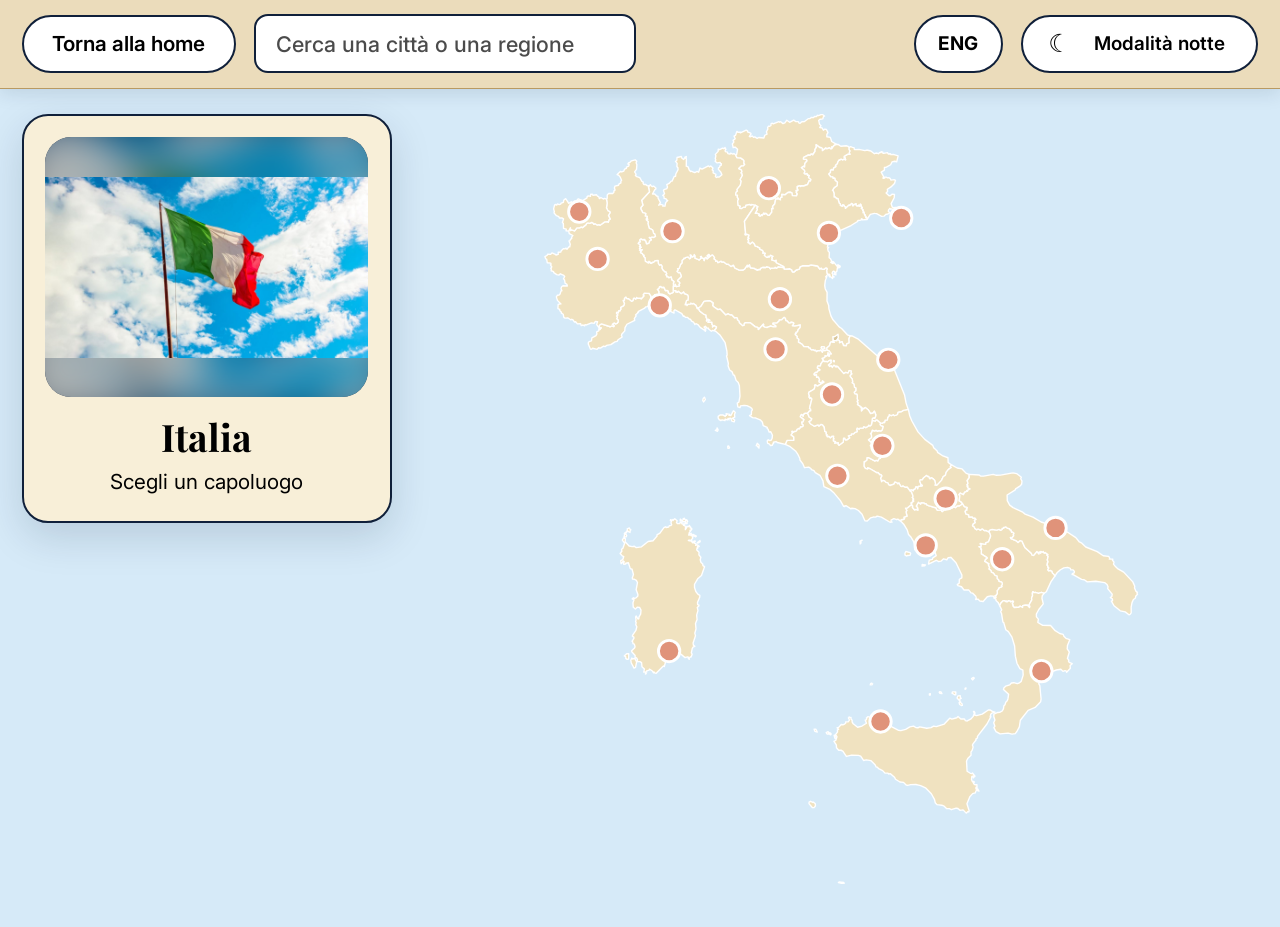
<file: quiz.html>
<!DOCTYPE html>
<html lang="it">
<head>
  <meta charset="UTF-8">
  <meta name="viewport" content="width=device-width, initial-scale=1">
  <title>Quiz - Italian Journey</title>
  <link rel="preconnect" href="https://fonts.googleapis.com">
  <link href="https://fonts.googleapis.com/css2?family=Inter:wght@400;500;600;700&family=Playfair+Display:ital,wght@0,600;0,700;1,700&display=swap" rel="stylesheet">
  <link rel="stylesheet" href="css/style.css">
  <script src="js/tema.js"></script>
</head>
<body class="quiz">
  <!-- Nessun link di uscita: si torna indietro solo con "Termina quiz" -->
  <main class="quiz-col">
    <header>
      <h1 data-i18n="quiz_h">QUIZ</h1>
      <p id="sottotitolo"></p>
    </header>

    <form id="modulo" novalidate></form>
    <button class="btn primary fine" id="termina" type="button" data-i18n="termina">Termina quiz</button>
  </main>

  <script src="dati_citta.js"></script>
  <script src="dati_citta_en.js"></script>
  <script src="js/i18n.js"></script>
  <script src="js/common.js"></script>
  <script src="js/quiz.js"></script>
</body>
</html>
</file>
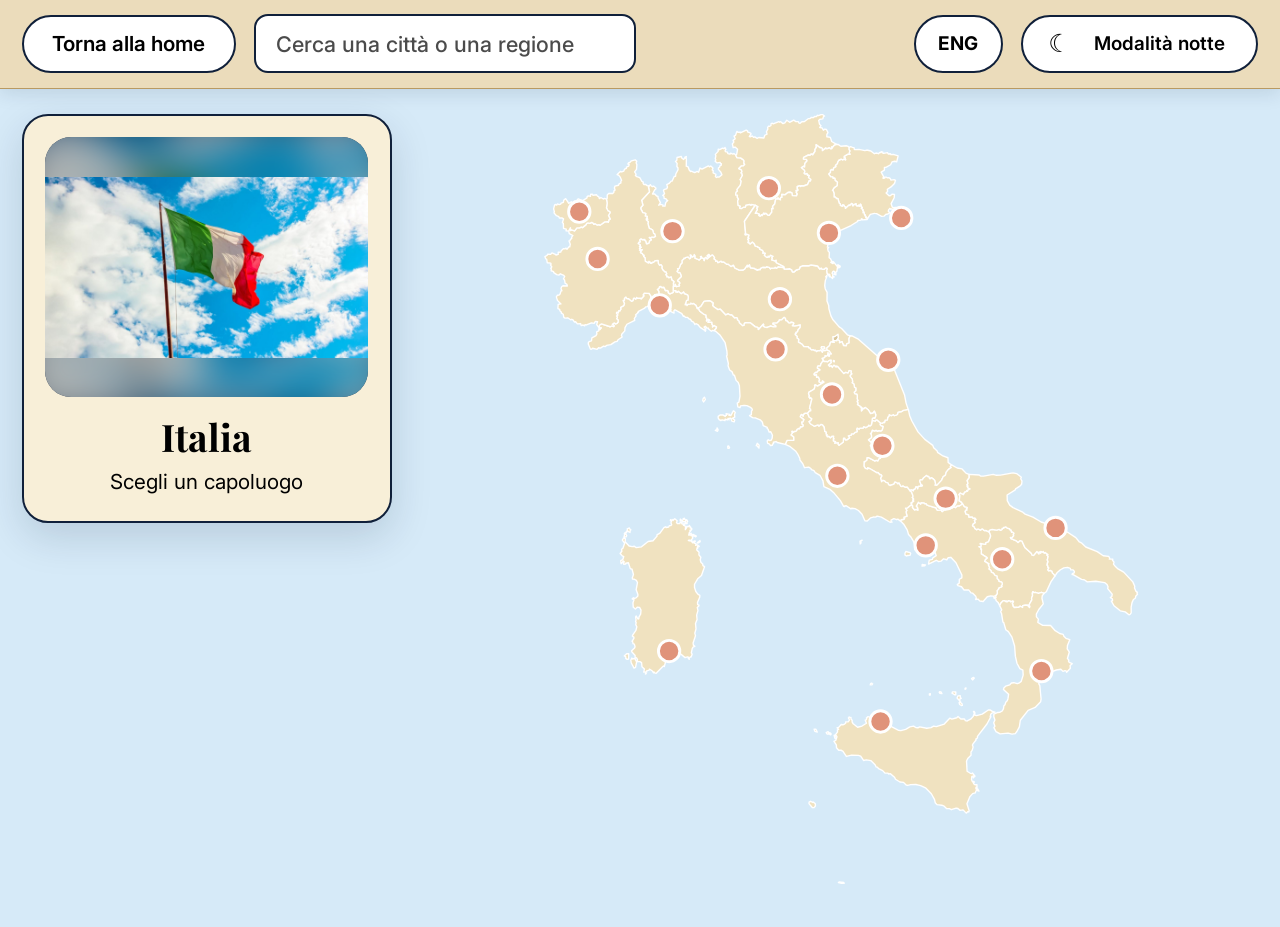
<file: selezione.html>
<!DOCTYPE html>
<html lang="it">
<head>
  <meta charset="UTF-8">
  <meta name="viewport" content="width=device-width, initial-scale=1">
  <title>Scegli un argomento - Italian Journey</title>
  <link rel="preconnect" href="https://fonts.googleapis.com">
  <link href="https://fonts.googleapis.com/css2?family=Inter:wght@400;500;600;700&family=Playfair+Display:ital,wght@0,600;0,700;1,700&display=swap" rel="stylesheet">
  <link rel="stylesheet" href="css/style.css">
  <script src="js/tema.js"></script>
</head>
<body class="selezione">
  <div class="topbar">
    <a class="btn" href="mappa.html" data-i18n="tornaMappa">Torna alla mappa</a>
    <a class="btn" href="index.html" data-i18n="tornaHome">Torna alla home</a>
  </div>

  <header class="sel-titolo"><h1 id="nome">Nome città</h1><p id="regione"></p></header>

  <main class="sel-grid">
    <a class="sel-card" id="bStoria" href="#"><h2 data-i18n="storia">Storia</h2><p data-i18n="storiaSub">Le origini e le tappe principali</p></a>
    <a class="sel-card" id="bCultura" href="#"><h2 data-i18n="cultura">Cultura</h2><p data-i18n="culturaSub">Musei, palazzi e monumenti</p></a>
    <a class="sel-card" id="bEventi" href="#"><h2 data-i18n="eventi">Eventi</h2><p data-i18n="eventiSub">Feste, festival e luoghi celebri</p></a>
    <a class="sel-card" id="bQuiz" href="#"><h2 data-i18n="quiz">Quiz</h2><p data-i18n="quizSub">Metti alla prova ciò che sai</p></a>
  </main>

  <script src="dati_citta.js"></script>
  <script src="dati_citta_en.js"></script>
  <script src="js/i18n.js"></script>
  <script src="js/common.js"></script>
  <script>
    const c = richiediCitta();
    if (c) {
      document.title = c.nome + " - Italian Journey";
      document.getElementById("nome").textContent = c.nome;
      document.getElementById("regione").textContent = c.regione;
      // Storia, cultura ed eventi portano alla stessa pagina, all'altezza della sezione giusta
      const base = "citta.html?citta=" + c.id;
      document.getElementById("bStoria").href = base + "#storia";
      document.getElementById("bCultura").href = base + "#cultura";
      document.getElementById("bEventi").href = base + "#eventi";
      document.getElementById("bQuiz").href = "quiz.html?citta=" + c.id;
    }
  </script>
</body>
</html>
</file>
<file: css/style.css>
/* ===== Italian Journey - stile condiviso ===== */
/* Accessibilità: testo base 18px, pulsanti e riquadri grandi, barra di navigazione fissa */
/* Due temi scelti dall'utente (js/tema.js scrive data-tema="giorno" o "notte" su <html>):
   tutti i colori che cambiano sono variabili definite qui sotto. */

:root,
:root[data-tema="giorno"]{
  /* ---- GIORNO ---- */
  --azzurro-tenue:#d6eaf8;     /* sfondo home, cartina */
  --azzurro:#5aa9e0;           /* dettagli: riquadro immagini, bottoni, evidenziazioni */
  --blu-scuro:#0f2a57;         /* titolo home */
  --navy:#10203a;
  --testo:#000;                /* tutti i testi in nero */
  --testo-su-scuro:#fff;
  --pag-home:var(--azzurro-tenue);
  --pag:radial-gradient(1100px 700px at 50% 0%,#f3e7c9 0%,#e9d8b0 60%,#ddc594 100%);   /* pergamena */
  --barra-bg:rgba(236,220,184,.95);
  --linea:#b99a62;
  --box:#f8efd8;               /* riquadri di testo su pergamena */
  --box-bordo:var(--navy);
  --card:linear-gradient(145deg,#f7c08a,#fbd9b3);   /* storia, cultura, eventi, quiz: arancione tenue */
  --card-bordo:#e39a55;
  --card-ombra:rgba(227,154,85,.45);
  --btn-bg:#fff; --btn-testo:#000; --btn-bordo:var(--navy);
  --btn-hover-bg:var(--navy); --btn-hover-testo:#fff;
  --primario-bg:var(--azzurro); --primario-testo:#000;
  --campo-bg:#fff;
  --hover-riga:#efe2c2;
  --regione:var(--azzurro-tenue); --regione-hover:var(--azzurro); --regione-linea:#fff;
  --altro:#cdbd98;
  --pag-mappa:var(--azzurro-tenue);   /* mappa giorno: sfondo azzurro, cartina beige */
  --mappa-regione:#f0e2c0; --mappa-hover:#d4b985; --mappa-altro:#d9c79d;
  --cerchio:#e0937a; --cerchio-linea:#fff; --cerchio-hover:#c4573a; --cerchio-hover-linea:#fff;   /* terracotta chiaro, più scuro al passaggio */
  --ph-a:#ecd8d2; --ph-b:#f3e4df; --ph-bordo:#b88f83; --ph-testo:#000;
  --giusta-bg:#e3f4e8; --giusta-bordo:#2e7d4f;
  --sbagliata-bg:#fbe6e6; --sbagliata-bordo:#b23b3b;
  --scheda-bg:#f8efd8;
  --ctrl:#10203a; --ctrl-punto:#fff;
  --tema-bg:#fff; --tema-bordo:var(--navy); --tema-testo:#000;
  /* home */
  --stage-bg:linear-gradient(135deg,#6db6e8,#4a9bd6);
  --stage-bordo:rgba(15,42,87,.35);
  --stage-ombra:0 24px 60px rgba(15,42,87,.28);
  --velo:90,169,224;           /* colore (RGB) del velo dietro al globo */
  --info-bg:rgba(255,255,255,.55); --info-bordo:var(--azzurro); --info-h2:#000;
  --lang-bg:#fff; --lang-bordo:var(--azzurro); --lang-testo:#000; --lang-on-bg:var(--azzurro); --lang-on-testo:#000;
  --scopri:linear-gradient(180deg,#8cc7ee,#5aa9e0); --scopri-testo:#000; --scopri-ombra:rgba(15,42,87,.3);

  --radius:26px;
  --barra:5.2rem;          /* altezza approssimativa della barra di navigazione fissa */
  --serif:"Playfair Display", Georgia, "Times New Roman", serif;
  --sans:"Inter", system-ui, -apple-system, "Segoe UI", Roboto, Arial, sans-serif;
}

:root[data-tema="notte"]{
  /* ---- NOTTE: la home resta come prima, le altre pagine prendono lo sfondo della home ---- */
  --gold:#c9a24b; --gold2:#e6c978;
  --testo:#fff;
  --pag-home:radial-gradient(1200px 700px at 50% 0%,#1d3a68 0%,#10203a 60%,#0a1424 100%);
  --pag:radial-gradient(1200px 700px at 50% 0%,#1d3a68 0%,#10203a 60%,#0a1424 100%);
  --barra-bg:rgba(16,32,58,.95);
  --linea:rgba(255,255,255,.25);
  --box:#1b3358;
  --box-bordo:rgba(255,255,255,.45);
  --card:linear-gradient(145deg,#3f6f9c,#467aa3);   /* azzurro tenue (abbastanza scuro da leggere il bianco) */
  --card-bordo:#8fbbe0;
  --card-ombra:rgba(143,187,224,.4);
  --btn-bg:#1b3358; --btn-testo:#fff; --btn-bordo:rgba(255,255,255,.75);
  --btn-hover-bg:#fff; --btn-hover-testo:#10203a;
  --primario-bg:#3f6f9c; --primario-testo:#fff;
  --campo-bg:#1b3358;
  --hover-riga:#27487a;
  --regione:#4f82ae; --regione-hover:#8fbbe0; --regione-linea:#10203a;
  --altro:#223e6c;
  --pag-mappa:var(--pag); --mappa-regione:#4f82ae; --mappa-hover:#8fbbe0; --mappa-altro:#223e6c;
  --cerchio:#e6c978; --cerchio-linea:#10203a; --cerchio-hover:#fff; --cerchio-hover-linea:#c9a24b;
  --ph-a:#2a4470; --ph-b:#335282; --ph-bordo:#8fbbe0; --ph-testo:#fff;
  --giusta-bg:#1f4d33; --giusta-bordo:#58c288;
  --sbagliata-bg:#5a2424; --sbagliata-bordo:#e07a7a;
  --scheda-bg:#1b3358;
  --ctrl:#fff; --ctrl-punto:#1b3358;
  --tema-bg:#1b3358; --tema-bordo:rgba(255,255,255,.75); --tema-testo:#fff;
  --stage-bg:linear-gradient(135deg,#17294a,#223e6c);
  --stage-bordo:rgba(255,255,255,.12);
  --stage-ombra:0 30px 80px rgba(0,0,0,.45);
  --velo:16,32,58;
  --info-bg:rgba(255,255,255,.06); --info-bordo:rgba(255,255,255,.2); --info-h2:#e6c978;
  --lang-bg:rgba(16,32,58,.94); --lang-bordo:#c9a24b; --lang-testo:#e6c978; --lang-on-bg:#c9a24b; --lang-on-testo:#10203a;
  --scopri:linear-gradient(180deg,#e6c978,#c9a24b); --scopri-testo:#10203a; --scopri-ombra:rgba(201,162,75,.35);
}

*{box-sizing:border-box}
html{scroll-behavior:smooth;font-size:112.5%}   /* 18px: tutte le misure in rem crescono con questo */
body{margin:0;font-family:var(--sans);color:var(--testo);background:var(--pag);min-height:100vh;line-height:1.7}
a{color:inherit}
h1,h2,h3{font-family:var(--serif);line-height:1.15;margin:0}

/* ---- Pulsanti ---- */
.btn{display:inline-flex;align-items:center;justify-content:center;min-height:3.2rem;font:600 1.15rem var(--sans);text-decoration:none;cursor:pointer;
  padding:.7rem 1.6rem;border:2px solid var(--btn-bordo);border-radius:999px;background:var(--btn-bg);color:var(--btn-testo);
  transition:background .2s,color .2s,transform .15s}
.btn:hover,.btn:focus-visible{background:var(--btn-hover-bg);color:var(--btn-hover-testo);transform:translateY(-1px)}
.btn.primary{background:var(--primario-bg);color:var(--primario-testo)}
.btn.primary:hover,.btn.primary:focus-visible{background:var(--btn-hover-bg);color:var(--btn-hover-testo)}
:focus-visible{outline:4px solid #e39a55;outline-offset:3px}

/* ---- Bottone giorno / notte ---- */
.tema-btn{display:inline-flex;align-items:center;gap:.5rem;min-height:3.2rem;padding:.5rem 1.2rem;font:600 1.05rem var(--sans);cursor:pointer;
  border:2px solid var(--tema-bordo);border-radius:999px;background:var(--tema-bg);color:var(--tema-testo);transition:transform .15s}
.tema-btn:hover{transform:translateY(-1px)}
.topbar .pref{margin-right:.3em}
.tema-icona{font-size:1.4rem;line-height:1;display:inline-block;width:1.2em;text-align:center}   /* larghezza fissa: sole e luna occupano lo stesso spazio */
.tema-txt{display:inline-block;min-width:8em;text-align:center}   /* idem per "giorno" / "notte" */
.topbar .tema-btn,.mappa-top .tema-btn{margin-left:auto}
body.home>.tema-btn{position:fixed;left:1rem;top:1rem;z-index:50;box-shadow:0 6px 20px rgba(0,0,0,.25)}
body.quiz>.tema-btn{position:absolute;right:1rem;top:1rem;z-index:20}

/* ---- Barra di navigazione: resta sempre visibile durante lo scroll ---- */
.topbar,.mappa-top{position:sticky;top:0;z-index:40;
  background:var(--barra-bg);-webkit-backdrop-filter:blur(8px);backdrop-filter:blur(8px);
  border-bottom:1px solid var(--linea);box-shadow:0 4px 18px rgba(16,32,58,.12)}
.topbar{display:flex;flex-wrap:wrap;gap:.8rem;padding:.8rem 1.2rem}

/* ---- Segnaposto foto ---- */
.ph{position:relative;display:grid;place-items:center;text-align:center;
  background:repeating-linear-gradient(45deg,var(--ph-a),var(--ph-a) 14px,var(--ph-b) 14px,var(--ph-b) 28px);
  border:2px dashed var(--ph-bordo);border-radius:var(--radius);color:var(--ph-testo);font:600 1.15rem var(--sans);min-height:240px;padding:1rem;overflow:hidden}
.ph img{position:absolute;inset:0;width:100%;height:100%;object-fit:cover}
.ph small{display:block;font-weight:400;opacity:.85}

/* ===================== HOME ===================== */
body.home{background:var(--pag-home);color:var(--testo)}
.home-wrap{max-width:1400px;margin:0 auto;padding:1.4rem 1.4rem 1.8rem;display:flex;flex-direction:column;gap:1.5rem}
.home-head{position:relative;text-align:center;padding-top:.8rem}
/* notte: titolo dorato come prima */
.home-head h1{display:inline-block;font-size:clamp(3.2rem,8.5vw,6.6rem);font-style:italic;font-weight:700;letter-spacing:.01em;
  background:linear-gradient(180deg,#fff3cf,#c9a24b 70%);-webkit-background-clip:text;background-clip:text;color:transparent;
  text-shadow:0 4px 30px rgba(201,162,75,.25)}
/* notte: stesso riquadro del giorno attorno al titolo, con filo dorato */
:root[data-tema="notte"] .home-head h1{padding:.1em .5em .18em;border-radius:.3em;background:var(--blu-scuro);-webkit-background-clip:border-box;background-clip:border-box;color:#e6c978;text-shadow:none;border:2px solid #c9a24b;box-shadow:0 10px 30px rgba(0,0,0,.35)}
/* giorno: titolo bianco su fascia blu scuro */
:root[data-tema="giorno"] .home-head h1{background:var(--blu-scuro);-webkit-background-clip:border-box;background-clip:border-box;color:#fff;text-shadow:none;
  padding:.1em .5em .18em;border-radius:.3em;border:2px solid transparent;box-shadow:0 10px 30px rgba(15,42,87,.3)}
.home-head p{margin:.5rem 0 0;font-size:clamp(1.15rem,2.6vw,1.7rem);color:var(--testo);letter-spacing:.12em;text-transform:uppercase}
/* il cambio lingua resta fisso in alto a destra */
.lang{position:fixed;right:1rem;top:1rem;z-index:50;display:flex;border:2px solid var(--lang-bordo);border-radius:999px;overflow:hidden;background:var(--lang-bg);box-shadow:0 6px 20px rgba(0,0,0,.25)}
.lang button{background:transparent;border:0;color:var(--lang-testo);font:700 1.05rem var(--sans);padding:.6rem 1.2rem;min-height:3rem;cursor:pointer}
.lang button[aria-pressed="true"]{background:var(--lang-on-bg);color:var(--lang-on-testo)}

.stage{position:relative;border-radius:44px;overflow:hidden;min-height:780px;display:grid;place-items:center;
  background:var(--stage-bg);border:2px solid var(--stage-bordo);box-shadow:var(--stage-ombra)}
.rows{position:absolute;inset:0;display:flex;flex-direction:column;justify-content:space-around;padding:1.6rem 0;opacity:.95}
.row{display:flex;gap:1.3rem;width:max-content;animation:scorri 95s linear infinite}
.row.rev{animation-direction:reverse;animation-duration:115s}
@keyframes scorri{to{transform:translateX(-50%)}}
.tile{width:310px;height:210px;flex:none;border-radius:22px;display:grid;place-items:center;
  background:repeating-linear-gradient(45deg,#8a6f6a,#8a6f6a 12px,#9b807a 12px,#9b807a 24px);color:#fff;font:600 1.1rem var(--sans);position:relative;overflow:hidden;
  border:2px dashed rgba(255,255,255,.35)}
.tile img{position:absolute;inset:0;width:100%;height:100%;object-fit:cover}
.tile span{position:relative;text-shadow:0 1px 6px rgba(0,0,0,.6)}
.stage::after{content:"";position:absolute;inset:0;pointer-events:none;
  background:radial-gradient(closest-side at 50% 50%,rgba(var(--velo),.9) 0%,rgba(var(--velo),.75) 48%,rgba(var(--velo),0) 100%),
             linear-gradient(90deg,rgba(var(--velo),.95),transparent 14%,transparent 86%,rgba(var(--velo),.95))}
:root[data-tema="giorno"] .stage::after{   /* giorno: velo azzurro leggero, le immagini restano nitide */
  background:radial-gradient(closest-side at 50% 50%,rgba(var(--velo),.5) 0%,rgba(var(--velo),.3) 50%,rgba(var(--velo),0) 100%),
             linear-gradient(90deg,rgba(var(--velo),.45),transparent 10%,transparent 90%,rgba(var(--velo),.45))}
.globe-box{width:100%;position:relative;z-index:2;display:flex;flex-direction:column;align-items:center;gap:.9rem;padding:1rem}
#globo{width:min(600px,100%);height:auto;aspect-ratio:1/1;border-radius:50%;cursor:grab;touch-action:none;
  filter:drop-shadow(0 18px 40px rgba(0,0,0,.45))}
#globo.drag{cursor:grabbing}
.scopri{font:700 1.35rem var(--sans);letter-spacing:.08em;text-transform:uppercase;text-decoration:none;color:var(--scopri-testo);
  background:var(--scopri);padding:1rem 2.6rem;min-height:3.4rem;border-radius:999px;box-shadow:0 10px 30px var(--scopri-ombra);transition:transform .2s}
.scopri:hover{transform:translateY(-2px) scale(1.03)}
.hint{margin:-.4rem 0 0;padding:0 1rem;font-size:1.05rem;color:var(--testo);text-align:center;text-transform:uppercase;letter-spacing:.06em}
/* il testo sopra al velo (azzurro nel tema giorno) resta leggibile */

.info{display:grid;grid-template-columns:1fr 1fr;gap:1.2rem 2.4rem;border:2px solid var(--info-bordo);border-radius:26px;padding:1.8rem 2.2rem;background:var(--info-bg);font-size:1.15rem;color:var(--testo)}
.info h2{font-size:1.5rem;color:var(--info-h2);margin-bottom:.4rem}
.info p{margin:.25rem 0}
.info a{text-decoration:underline;text-underline-offset:3px}
@media(max-width:700px){.info{grid-template-columns:1fr;padding:1.4rem}.home-head{padding-top:4.2rem}.stage{min-height:680px}.tile{width:250px;height:170px}}

/* ===================== MAPPA ===================== */
body.mappa{background:var(--pag-mappa)}
.mappa-top{display:flex;justify-content:space-between;align-items:center;gap:1rem;flex-wrap:wrap;padding:.8rem 1.2rem}
.search{position:relative}
.search input{font:500 1.2rem var(--sans);padding:.8rem 1.1rem;min-height:3.2rem;border:2px solid var(--btn-bordo);border-radius:14px;min-width:min(340px,100%);background:var(--campo-bg);color:var(--testo)}
.search input::placeholder{color:var(--testo);opacity:.7}
.search .esito{position:absolute;right:0;left:0;top:100%;background:var(--campo-bg);border:1px solid var(--linea);border-radius:14px;margin-top:6px;box-shadow:0 12px 30px rgba(0,0,0,.2);z-index:60;overflow:hidden}
.search .esito button{display:block;width:100%;text-align:left;border:0;background:var(--campo-bg);padding:.8rem 1.1rem;min-height:3rem;font:500 1.1rem var(--sans);cursor:pointer;color:var(--testo)}
.search .esito button:hover,.search .esito button:focus-visible{background:var(--hover-riga)}
.mappa-main{display:grid;grid-template-columns:minmax(260px,370px) 1fr;gap:1.8rem;max-width:1450px;margin:0 auto;padding:1.4rem 1.2rem 2.4rem;align-items:start}
.anteprima{position:sticky;top:calc(var(--barra) + 1rem);background:var(--box);border:2px solid var(--box-bordo);border-radius:var(--radius);padding:1.2rem;text-align:center;box-shadow:0 14px 40px rgba(16,32,58,.15)}
.anteprima .ph{min-height:230px;margin-bottom:1rem}
.anteprima h2{font-size:2.1rem}
.anteprima p{margin:.3rem 0 0;color:var(--testo);font-size:1.15rem}
.mappa-svg{width:100%;max-height:calc(100vh - var(--barra) - 2rem);height:auto;display:block;margin:0 auto}
.regione{fill:var(--mappa-regione);stroke:var(--regione-linea);stroke-width:1.4;stroke-linejoin:round;cursor:pointer;transition:fill .2s}
.regione:hover,.regione.attiva{fill:var(--mappa-hover)}
.altro{fill:var(--mappa-altro);stroke:var(--regione-linea);stroke-width:1}
.cerchio{fill:var(--cerchio);stroke:var(--cerchio-linea);stroke-width:3;cursor:pointer;transition:r .2s,fill .2s}
.cerchio:hover,.cerchio:focus-visible,.cerchio.attiva{fill:var(--cerchio-hover);stroke:var(--cerchio-hover-linea);r:15}
@media(max-width:900px){.mappa-main{grid-template-columns:1fr}.anteprima{position:static}}

/* ===================== SELEZIONE ===================== */
.sel-titolo{text-align:center;padding:1.4rem 1.2rem 1.8rem}
.sel-titolo h1{font-size:clamp(3rem,8vw,5.2rem)}
.sel-titolo p{margin:.4rem 0 0;color:var(--testo);font-size:1.3rem}
/* quattro riquadri identici, in griglia 2x2, tutti della stessa dimensione e allineati */
.sel-grid{display:grid;grid-template-columns:repeat(2,1fr);grid-auto-rows:clamp(230px,30vh,320px);gap:1.6rem;max-width:1100px;margin:0 auto;padding:0 1.2rem 2.4rem}
.sel-card{display:flex;flex-direction:column;align-items:center;justify-content:center;text-align:center;gap:.6rem;text-decoration:none;padding:1.6rem;border-radius:34px;
  background:var(--card);border:2px solid var(--card-bordo);color:var(--testo);transition:transform .2s,box-shadow .2s}
.sel-card:hover,.sel-card:focus-visible{transform:translateY(-4px);box-shadow:0 18px 40px var(--card-ombra)}
.sel-card h2{font-size:2.9rem}
.sel-card p{margin:0;font-size:1.25rem;color:var(--testo)}
@media(max-width:620px){.sel-grid{grid-template-columns:1fr;grid-auto-rows:190px}.sel-card h2{font-size:2.3rem}}

/* ===================== CITTA ===================== */
.col{max-width:940px;margin:0 auto;padding:1.4rem 1.2rem 3.5rem;display:flex;flex-direction:column;gap:2.2rem}
.col>header{text-align:center;padding:.4rem 0}
.col>header h1{font-size:clamp(2.8rem,7.5vw,4.6rem)}
.col>header p{margin:.3rem 0 0;color:var(--testo);font-size:1.3rem}
.sez{scroll-margin-top:calc(var(--barra) + .8rem)}   /* il titolo non finisce sotto la barra fissa */
.box{background:var(--box);border:2px solid var(--box-bordo);border-radius:var(--radius);padding:1.8rem 2.1rem;box-shadow:0 10px 30px rgba(16,32,58,.1);font-size:1.15rem;line-height:1.8;color:var(--testo)}
.box p{margin:.7rem 0}
.box h2{text-align:center;margin-bottom:1rem;letter-spacing:.12em;text-transform:uppercase;font-size:2.1rem}
.box h3{font-size:1.4rem;margin:1.4rem 0 .4rem;font-family:var(--sans)}
.box ul{padding-left:1.3rem;margin:.4rem 0 0}
.box li{margin:.55rem 0}
.box li strong{color:inherit}
.sez .ph{margin-top:2rem}
.quiz-cta{text-align:center;padding:.5rem 0 0}
.quiz-cta .btn{font-size:1.4rem;padding:1rem 3rem;min-height:3.8rem}
@media(max-width:600px){.box{padding:1.4rem 1.2rem}}

/* ===================== QUIZ ===================== */
.quiz-col{max-width:880px;margin:0 auto;padding:2rem 1.2rem 2rem}
.quiz-col>header{margin-bottom:1.8rem}
.quiz-col>header h1{font-size:3.2rem;letter-spacing:.14em}
.quiz-col>header p{margin:.5rem 0 0;color:var(--testo);font-size:1.25rem}
.domanda{background:var(--box);border:2px solid var(--box-bordo);border-radius:var(--radius);padding:1.4rem 1.6rem;margin-bottom:1.3rem;color:var(--testo)}
.domanda legend{font:600 1.4rem/1.4 var(--sans);padding:0 .5rem}
.domanda label{display:flex;gap:1rem;align-items:center;padding:.7rem .6rem;min-height:3.4rem;border-radius:12px;cursor:pointer;font-size:1.25rem}
.domanda label:hover{background:var(--hover-riga)}
.domanda input{appearance:none;-webkit-appearance:none;width:1.8rem;height:1.8rem;flex:none;border:3px solid var(--ctrl);border-radius:6px;display:grid;place-content:center;margin:0;cursor:pointer;background:var(--campo-bg)}
.domanda input:checked{background:var(--ctrl)}
.domanda input:checked::after{content:"";width:.8rem;height:.8rem;background:var(--ctrl-punto);border-radius:2px}
.domanda.giusta{border-color:var(--giusta-bordo);background:var(--giusta-bg)}
.domanda.sbagliata{border-color:var(--sbagliata-bordo);background:var(--sbagliata-bg)}
.domanda .esito{margin:.6rem 0 0;font-size:1.2rem;font-weight:700}
/* "Termina quiz" resta sempre visibile in fondo allo schermo mentre si scorre */
.fine{display:block;width:100%;margin-top:1.8rem;font-size:1.4rem;min-height:3.8rem;
  position:sticky;bottom:1rem;z-index:30;box-shadow:0 10px 28px rgba(16,32,58,.35)}
.risultato{position:fixed;inset:0;background:rgba(16,32,58,.78);display:grid;place-items:center;padding:1rem;z-index:80}
.risultato .scheda{background:var(--scheda-bg);color:var(--testo);border:2px solid var(--box-bordo);border-radius:var(--radius);padding:2.4rem;max-width:560px;text-align:center;font-size:1.2rem}
.risultato .punti{font:700 4.4rem var(--serif);color:var(--testo);margin:.4rem 0}
.risultato .btn{margin-top:1rem}

/* Rispetto per chi preferisce meno animazioni */
@media (prefers-reduced-motion: reduce){ .row{animation:none} html{scroll-behavior:auto} }

/* ---- Foto reali nei riquadri (sfondo sfocato + foto intera, senza bordo) ---- */
.ph.con-foto{border:0;padding:0;min-height:0;height:clamp(280px,56vw,560px);background:var(--navy)}
.ph.con-foto img{position:absolute;inset:0;width:100%;height:100%}
.ph.con-foto .sfondo{object-fit:cover;filter:blur(18px) brightness(.8);transform:scale(1.15)}
.ph.con-foto .primo-piano{object-fit:contain}
.anteprima .ph.con-foto{height:260px}
.tile.con-foto{border:0}

/* ---- Telefono: barra di navigazione compatta su una sola riga ---- */
@media(max-width:600px){
  :root{--barra:4.6rem}
  .topbar{flex-wrap:nowrap;gap:.5rem;padding:.6rem}
  .topbar .btn{flex:1 1 0;min-width:0;padding:.5rem .4rem;font-size:.95rem;line-height:1.2}
  .mappa-top{flex-wrap:nowrap;gap:.5rem;padding:.6rem}
  .mappa-top .btn{flex:none;padding:.5rem .8rem;font-size:.95rem}
  .search{flex:1 1 auto;min-width:0}
  .search input{min-width:0;width:100%;font-size:1rem;padding:.6rem .8rem}
  .sez{scroll-margin-top:calc(var(--barra) + 1.5rem)}
  /* il bottone giorno/notte diventa solo icona */
  .tema-txt{display:none}
  .tema-btn{flex:none;padding:.4rem .7rem;min-width:3rem;justify-content:center}
  .topbar .tema-btn,.mappa-top .tema-btn{margin-left:0}
}

/* ---- Schermi medi: la barra della pagina città (3 pulsanti + giorno/notte) resta su una sola riga ---- */
@media(max-width:1180px){
  .topbar .tema-txt,.mappa-top .tema-txt{display:none}                 /* solo icona sole/luna */
  .topbar .tema-btn,.mappa-top .tema-btn{padding:.4rem .7rem;min-width:3rem;justify-content:center}
}
@media(max-width:900px){
  /* scritte abbreviate: Mappa, Contenuti, Home */
  .topbar .pref,.topbar .pref2,.mappa-top .pref{display:none}
  .topbar .cap,.mappa-top .cap{text-transform:capitalize}
}
@media(max-width:900px){
  .mappa-top{flex-wrap:nowrap;gap:.5rem}
  .mappa-top .btn{flex:none}
  .search{flex:1 1 auto;min-width:0}
  .search input{min-width:0;width:100%}
}

/* ---- Didascalie delle foto: in basso a sinistra, su fondo scuro per leggerle su qualsiasi immagine ---- */
.did{align-self:end;justify-self:start;position:absolute;left:.8rem;bottom:.8rem;z-index:3;max-width:calc(100% - 1.6rem);padding:.35rem .85rem;border-radius:12px;
  background:rgba(10,20,40,.74);color:#fff;font:600 .95rem/1.3 var(--sans);text-align:left;text-shadow:none;pointer-events:none}
.tile .did{align-self:end;justify-self:start;left:.6rem;bottom:.6rem;max-width:calc(100% - 1.2rem);padding:.25rem .65rem;font-size:.8rem;border-radius:10px}

/* ===== lingua: avviso "traduzione in arrivo" e pulsante ITA/ENG ===== */
.avviso{max-width:46rem;margin:0 auto 1.2rem;padding:.8rem 1.1rem;border:2px dashed var(--box-bordo,#10203a);border-radius:14px;background:var(--box,#f8efd8);color:var(--testo);font:600 1rem var(--sans);text-align:center}
.avviso[hidden]{display:none}
.lang-btn{font-weight:700;letter-spacing:.04em}
.topbar .lang-btn,.mappa-top .lang-btn{margin-left:auto}
.topbar .lang-btn + .tema-btn,.mappa-top .lang-btn + .tema-btn{margin-left:0}
@media (max-width:600px){.lang-btn{padding:.5rem .8rem}}
</file>
